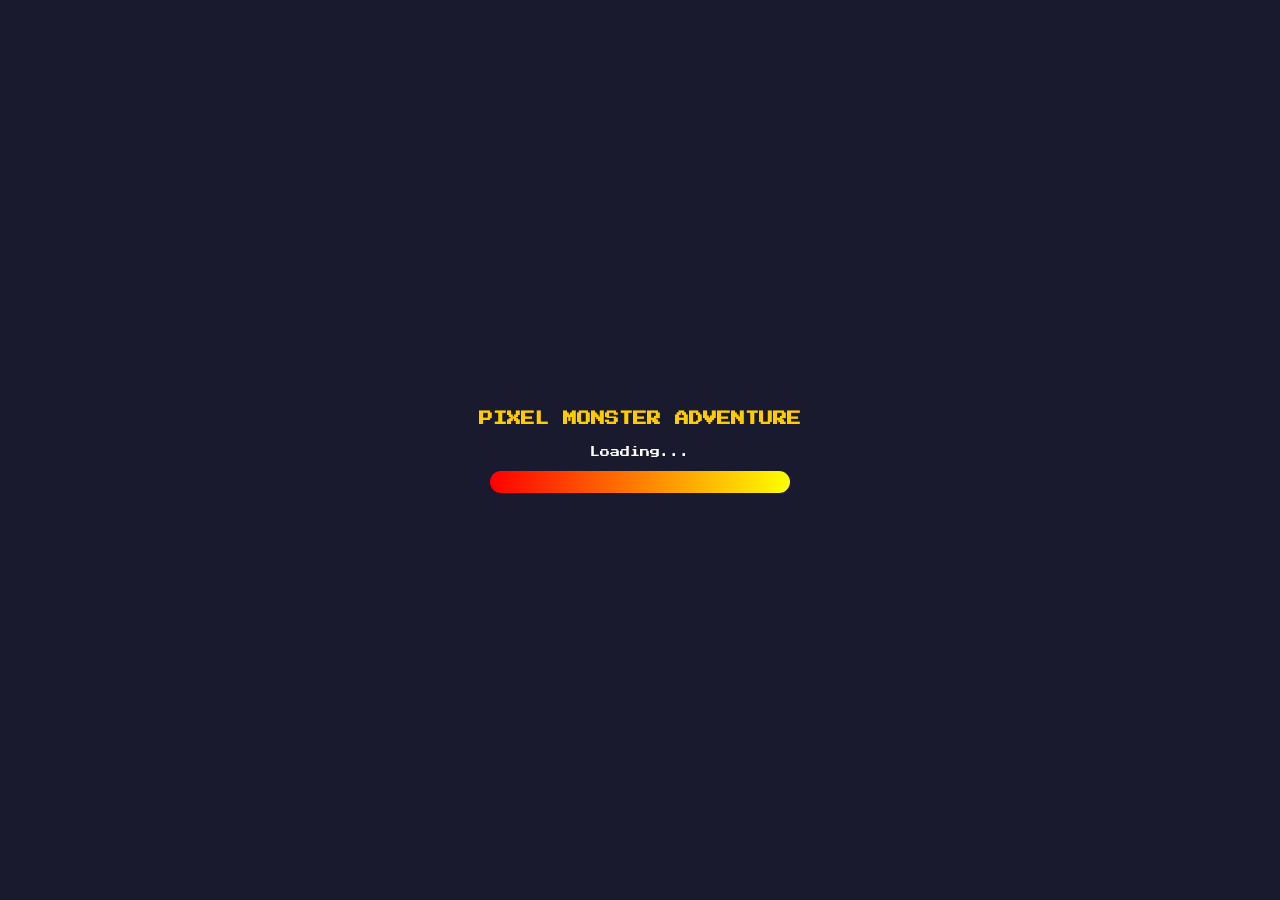
<file: index.html>
<!DOCTYPE html>
<html lang="nl">
<head>
    <meta charset="UTF-8">
    <meta name="viewport" content="width=device-width, initial-scale=1.0, maximum-scale=1.0, user-scalable=no, viewport-fit=cover">
    <meta name="theme-color" content="#1a1a2e">
    <meta name="mobile-web-app-capable" content="yes">
    <meta name="apple-mobile-web-app-capable" content="yes">
    <meta name="apple-mobile-web-app-status-bar-style" content="black-translucent">
    <title>Pixel Monster Adventure</title>
    <link rel="preconnect" href="https://fonts.googleapis.com">
    <link rel="preconnect" href="https://fonts.gstatic.com" crossorigin>
    <link rel="stylesheet" href="https://fonts.googleapis.com/css2?family=Press+Start+2P&display=swap">
    <link rel="stylesheet" href="css/style.css">
    <script src="vendor/phaser.min.js"></script>
</head>
<body>
    <div id="game-container"></div>
    <div id="ui-overlay">
        <div id="minimap-container">
            <canvas id="minimap" width="150" height="150"></canvas>
        </div>
        <div id="player-stats">
            <span id="player-zone">Grassland</span>
            <span id="world-sky" class="muted">☀️ 10:16</span>
            <span class="coins">💰 <span class="coin-count">0</span></span>
        </div>

        <div id="touch-controls" class="hidden">
            <div id="dpad">
                <button class="dpad-btn dpad-up" data-direction="up" aria-label="Up">▲</button>
                <button class="dpad-btn dpad-left" data-direction="left" aria-label="Left">◀</button>
                <button class="dpad-btn dpad-right" data-direction="right" aria-label="Right">▶</button>
                <button class="dpad-btn dpad-down" data-direction="down" aria-label="Down">▼</button>
            </div>
            <div class="action-stack">
                <button id="interact-btn" class="action-btn primary-action" data-action="interact" aria-label="Talk">A</button>
                <button id="menu-btn" class="action-btn" data-action="menu" aria-label="Menu">MENU</button>
            </div>
        </div>

        <div id="battle-ui" class="hidden">
            <div class="battle-panel">
                <div class="combatants">
                    <div class="combatant">
                        <div class="monster-meta">
                            <span id="enemy-name">Wild Monster</span>
                            <span id="enemy-types" class="type-chips"></span>
                            <span id="enemy-status" class="status-chip hidden"></span>
                            <span id="enemy-level" class="muted">Lv.5</span>
                        </div>
                        <div class="health-bar"><div class="health-fill" id="enemy-health"></div></div>
                    </div>
                    <div class="combatant mine">
                        <div class="monster-meta">
                            <span id="player-monster-name">Monster</span>
                            <span id="player-types" class="type-chips"></span>
                            <span id="player-status" class="status-chip hidden"></span>
                            <span id="player-monster-level" class="muted">Lv.5</span>
                        </div>
                        <div class="health-bar"><div class="health-fill" id="player-health"></div></div>
                        <div class="exp-row">
                            <span class="exp-label muted">EXP</span>
                            <div class="exp-bar"><div class="exp-fill" id="player-exp"></div></div>
                            <span class="hp-readout muted" id="player-hp">0/0</span>
                        </div>
                    </div>
                </div>

                <div class="momentum-row">
                    <span class="momentum-label muted">MOMENTUM</span>
                    <div class="momentum-bar"><div class="momentum-fill" id="momentum-fill"></div></div>
                    <button id="burst-btn" class="burst-btn" disabled>BURST</button>
                </div>

                <div id="battle-log" class="battle-log"></div>

                <div id="battle-main" class="battle-actions">
                    <button id="fight-btn" class="battle-btn primary">Fight</button>
                    <button id="bag-btn" class="battle-btn">Bag</button>
                    <button id="team-btn" class="battle-btn">Team</button>
                    <button id="catch-btn" class="battle-btn">Throw Ball</button>
                    <button id="run-btn" class="battle-btn wide">Run</button>
                </div>

                <div id="battle-moves" class="battle-subpanel hidden">
                    <div id="move-buttons" class="move-grid"></div>
                    <button id="moves-back-btn" class="battle-btn wide">Back</button>
                </div>

                <div id="battle-items" class="battle-subpanel hidden">
                    <h3>Bag</h3>
                    <div id="battle-item-list" class="scroll-list"></div>
                    <button id="items-back-btn" class="battle-btn wide">Back</button>
                </div>

                <div id="battle-team" class="battle-subpanel hidden">
                    <h3>Switch monster</h3>
                    <div id="battle-team-list" class="scroll-list"></div>
                    <button id="team-back-btn" class="battle-btn wide">Back</button>
                </div>

                <div id="battle-result" class="battle-subpanel result-panel hidden">
                    <h3 id="result-title">Victory!</h3>
                    <div id="result-lines" class="result-lines"></div>
                    <button id="result-continue-btn" class="battle-btn primary wide">Continue</button>
                </div>
            </div>
        </div>

        <div id="menu-ui" class="hidden">
            <div class="menu-panel">
                <div class="panel-head">
                    <h2>Menu</h2>
                    <span class="coins">💰 <span class="coin-count">0</span></span>
                </div>
                <div class="menu-section">
                    <h3>Team <span class="muted section-hint">- the ★ leads the next battle</span></h3>
                    <div id="monster-list" class="monster-list"></div>
                </div>
                <div class="menu-section">
                    <h3>Bag</h3>
                    <div id="item-list" class="scroll-list"></div>
                </div>
                <div class="panel-actions">
                    <button id="dex-btn" class="battle-btn">Monsterdex</button>
                    <button id="ranch-btn" class="battle-btn">Ranch</button>
                    <button id="mute-btn" class="battle-btn" aria-label="Sound">🔊</button>
                    <button id="close-menu-btn" class="battle-btn primary">Close</button>
                </div>
            </div>
        </div>

        <div id="shop-ui" class="hidden">
            <div class="menu-panel">
                <div class="panel-head">
                    <h2>Shop</h2>
                    <span class="coins">💰 <span class="coin-count">0</span></span>
                </div>
                <div id="shop-list" class="scroll-list tall"></div>
                <div class="panel-actions">
                    <button id="close-shop-btn" class="battle-btn primary">Leave</button>
                </div>
            </div>
        </div>

        <div id="ranch-ui" class="hidden">
            <div class="menu-panel">
                <div class="panel-head">
                    <h2>Ranch</h2>
                    <span class="muted" id="ranch-count">0 / 0</span>
                </div>
                <p id="ranch-hint" class="mentor-hint"></p>
                <div class="menu-section">
                    <h3>Your team</h3>
                    <div id="ranch-team-list" class="monster-list"></div>
                </div>
                <div class="menu-section">
                    <h3>At the ranch</h3>
                    <div id="ranch-list" class="monster-list tall"></div>
                </div>
                <div class="panel-actions">
                    <button id="close-ranch-btn" class="battle-btn primary">Close</button>
                </div>
            </div>
        </div>

        <div id="dex-ui" class="hidden">
            <div class="menu-panel">
                <div class="panel-head">
                    <h2>Monsterdex</h2>
                    <span class="muted" id="dex-progress">0 / 0</span>
                </div>
                <div id="dex-list" class="monster-list tall"></div>
                <div class="panel-actions">
                    <button id="close-dex-btn" class="battle-btn primary">Close</button>
                </div>
            </div>
        </div>

        <div id="mentor-ui" class="hidden">
            <div class="menu-panel">
                <div class="panel-head">
                    <h2>Willow Rest</h2>
                    <span class="coins">💰 <span class="coin-count">0</span></span>
                </div>
                <p id="mentor-hint" class="mentor-hint"></p>
                <div id="mentor-list" class="monster-list tall"></div>
                <div id="mentor-summary" class="mentor-summary hidden"></div>
                <div class="panel-actions">
                    <button id="mentor-go-btn" class="battle-btn primary" disabled>Begin</button>
                    <button id="mentor-back-btn" class="battle-btn">Back</button>
                    <button id="close-mentor-btn" class="battle-btn">Leave</button>
                </div>
            </div>
        </div>

        <div id="dialogue-ui" class="hidden">
            <div class="dialogue-box">
                <span id="dialogue-speaker" class="hidden"></span>
                <p id="dialogue-text"></p>
                <div id="dialogue-choices" class="dialogue-choices hidden">
                    <button id="dialogue-yes" class="battle-btn primary"></button>
                    <button id="dialogue-no" class="battle-btn"></button>
                </div>
                <span id="dialogue-hint" class="dialogue-hint">tap to continue</span>
            </div>
        </div>

        <div id="encounter-notification" class="hidden">
            <span>Wild Monster appeared!</span>
        </div>
    </div>
    <script src="js/utils/MathUtils.js"></script>
    <script src="js/utils/Rng.js"></script>
    <script src="js/config.js"></script>
    <script src="js/data/Types.js"></script>
    <script src="js/data/Moves.js"></script>
    <script src="js/data/Species.js"></script>
    <script src="js/data/Maps.js"></script>
    <script src="js/data/Mentoring.js"></script>
    <script src="js/systems/WorldClock.js"></script>
    <script src="js/systems/Weather.js"></script>
    <script src="js/systems/RouteEvents.js"></script>
    <script src="js/systems/AudioManager.js"></script>
    <script src="js/utils/SpriteFactory.js"></script>
    <script src="js/world/WorldMap.js"></script>
    <script src="js/world/TileTextures.js"></script>
    <script src="js/world/SkyOverlay.js"></script>
    <script src="js/entities/Monster.js"></script>
    <script src="js/entities/Player.js"></script>
    <script src="js/systems/BattleSystem.js"></script>
    <script src="js/systems/EncounterSystem.js"></script>
    <script src="js/systems/Inventory.js"></script>
    <script src="js/ui/Minimap.js"></script>
    <script src="js/ui/TouchControls.js"></script>
    <script src="js/ui/UIManager.js"></script>
    <script src="js/scenes/BootScene.js"></script>
    <script src="js/scenes/WorldScene.js"></script>
    <script src="js/scenes/BattleScene.js"></script>
    <script src="js/main.js"></script>
</body>
</html>
</file>
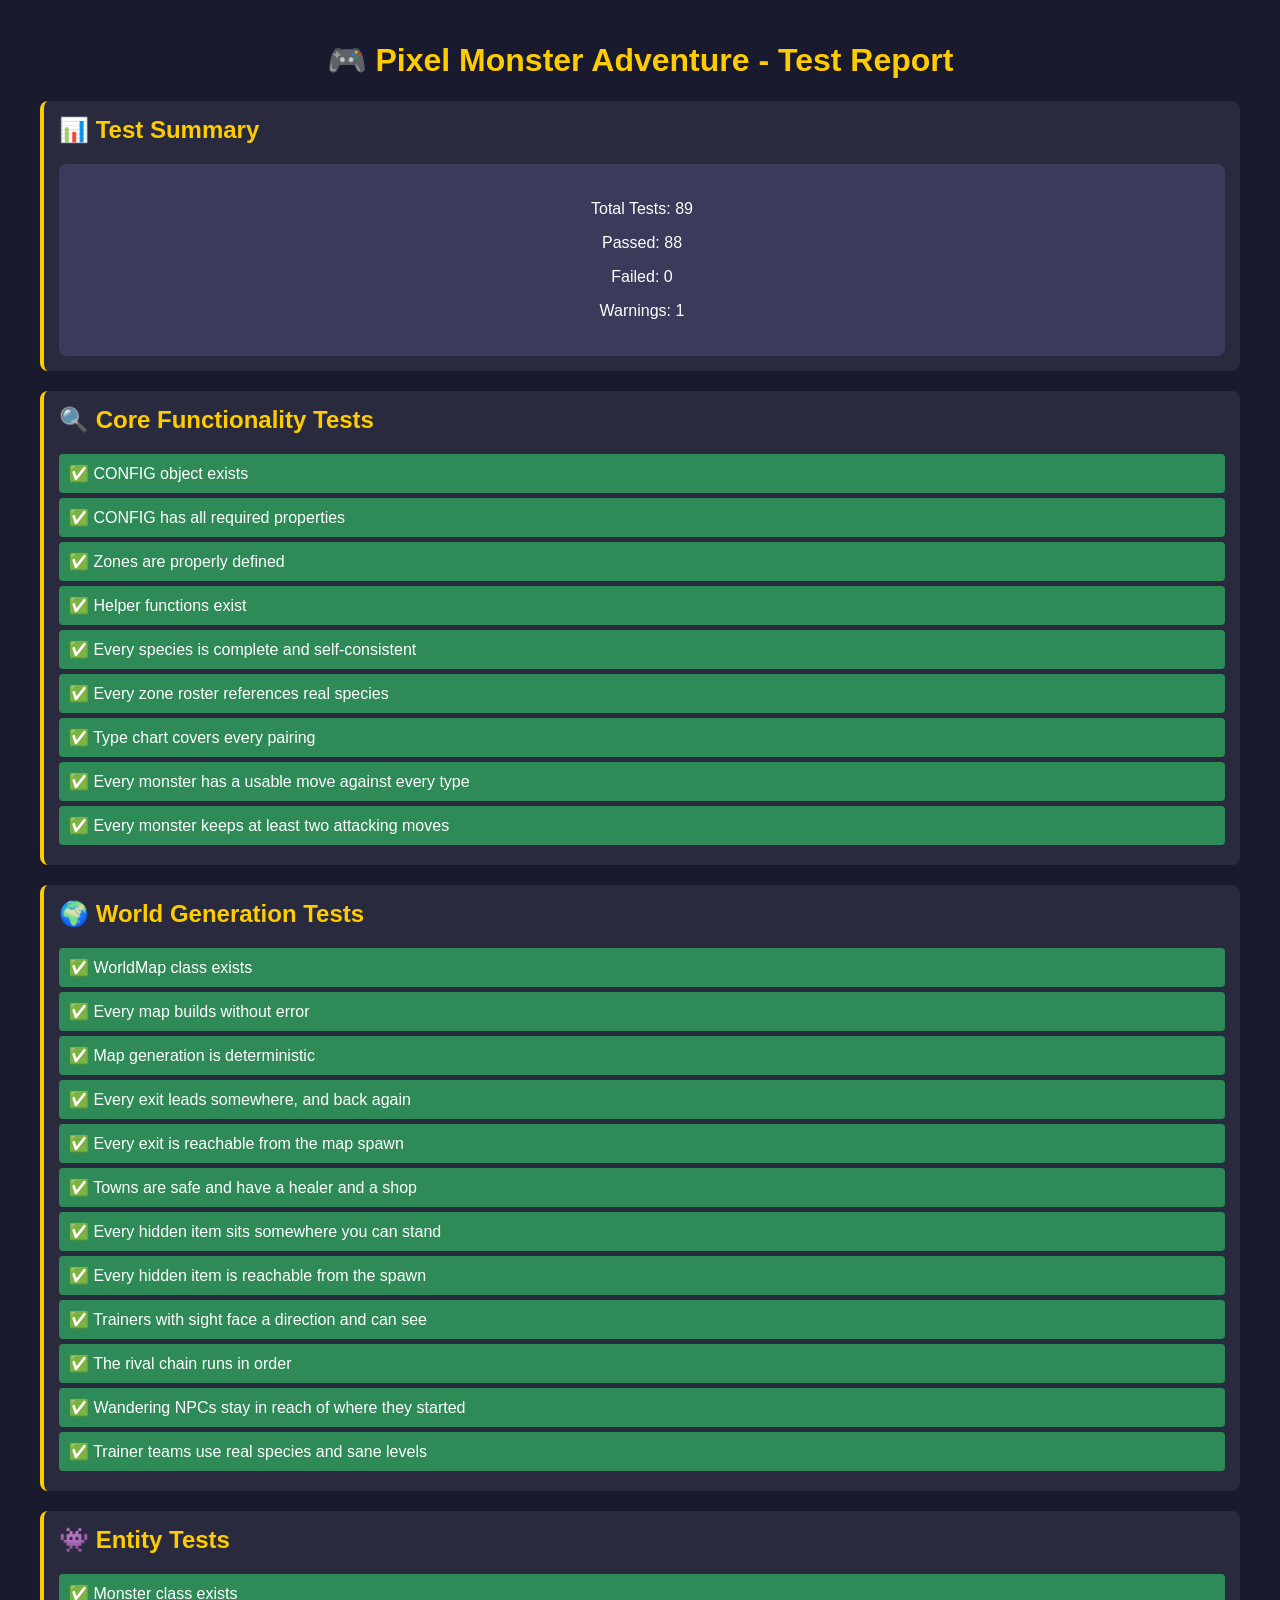
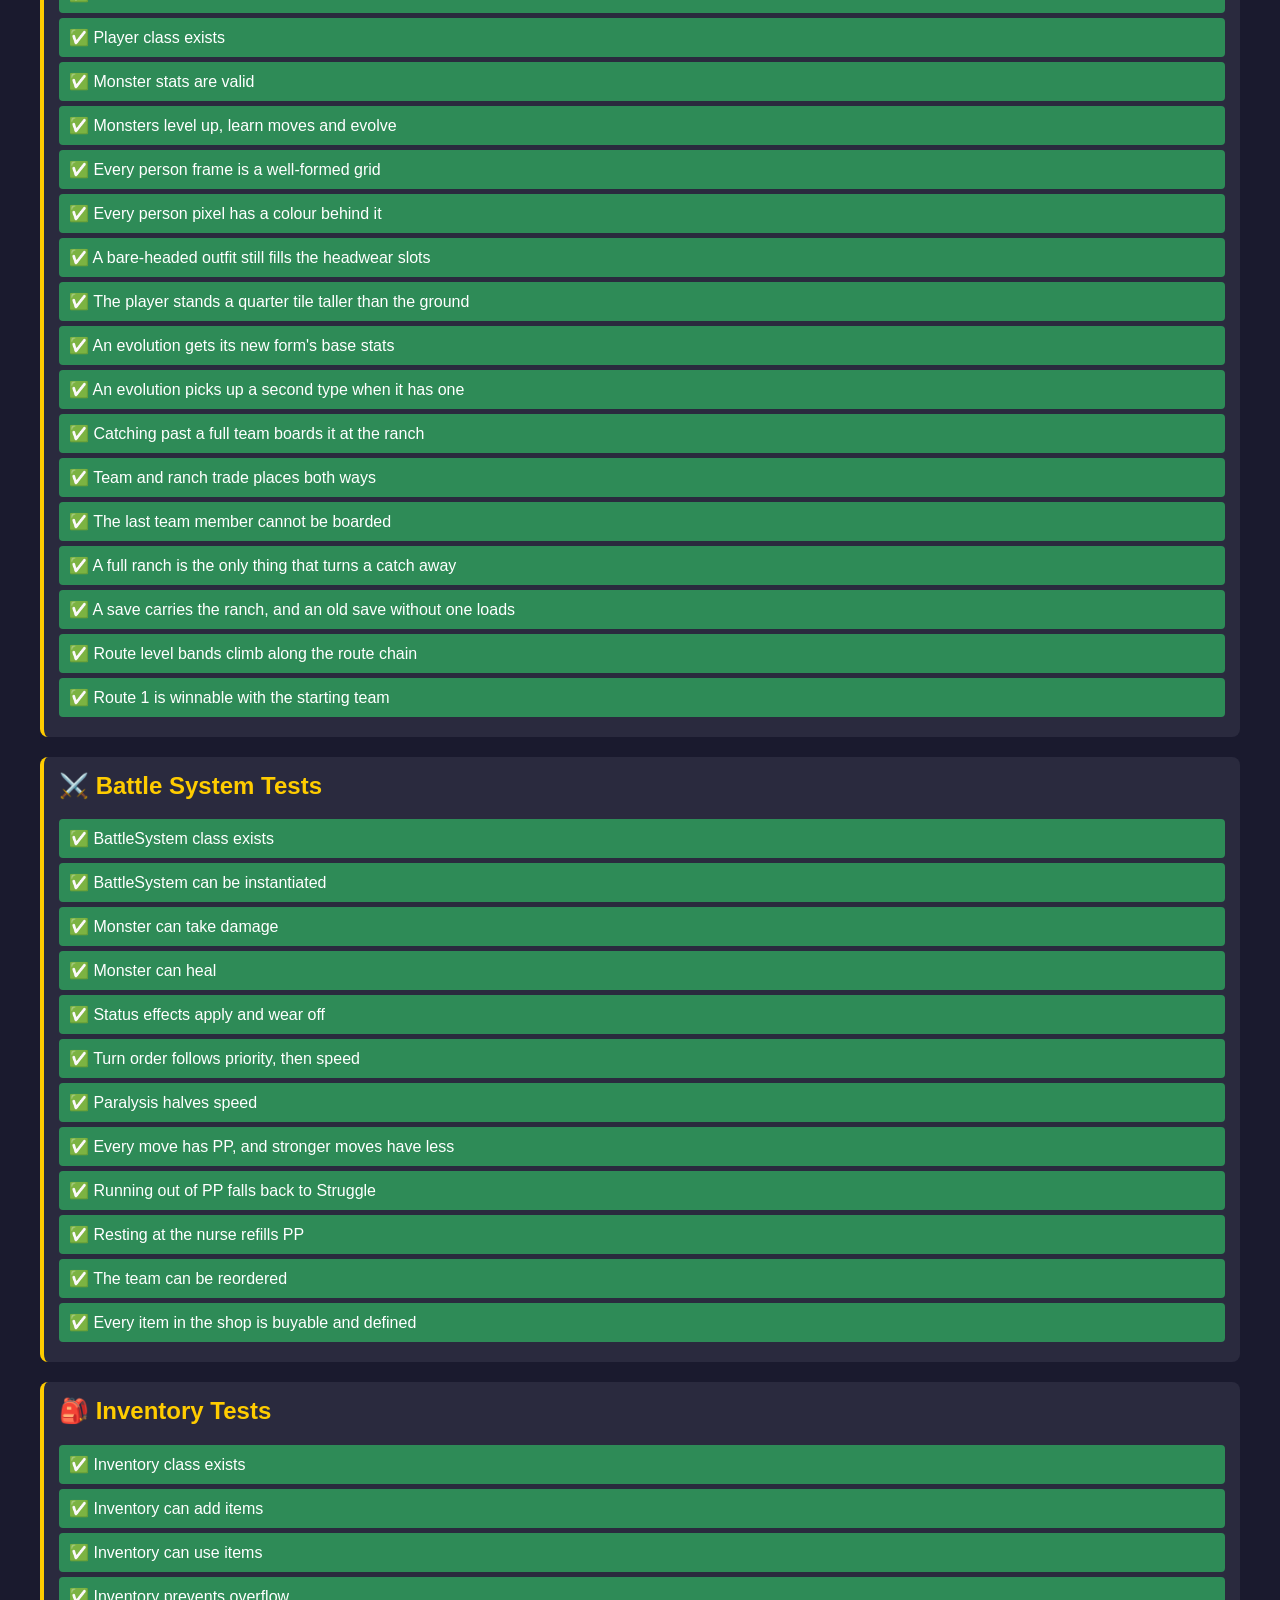
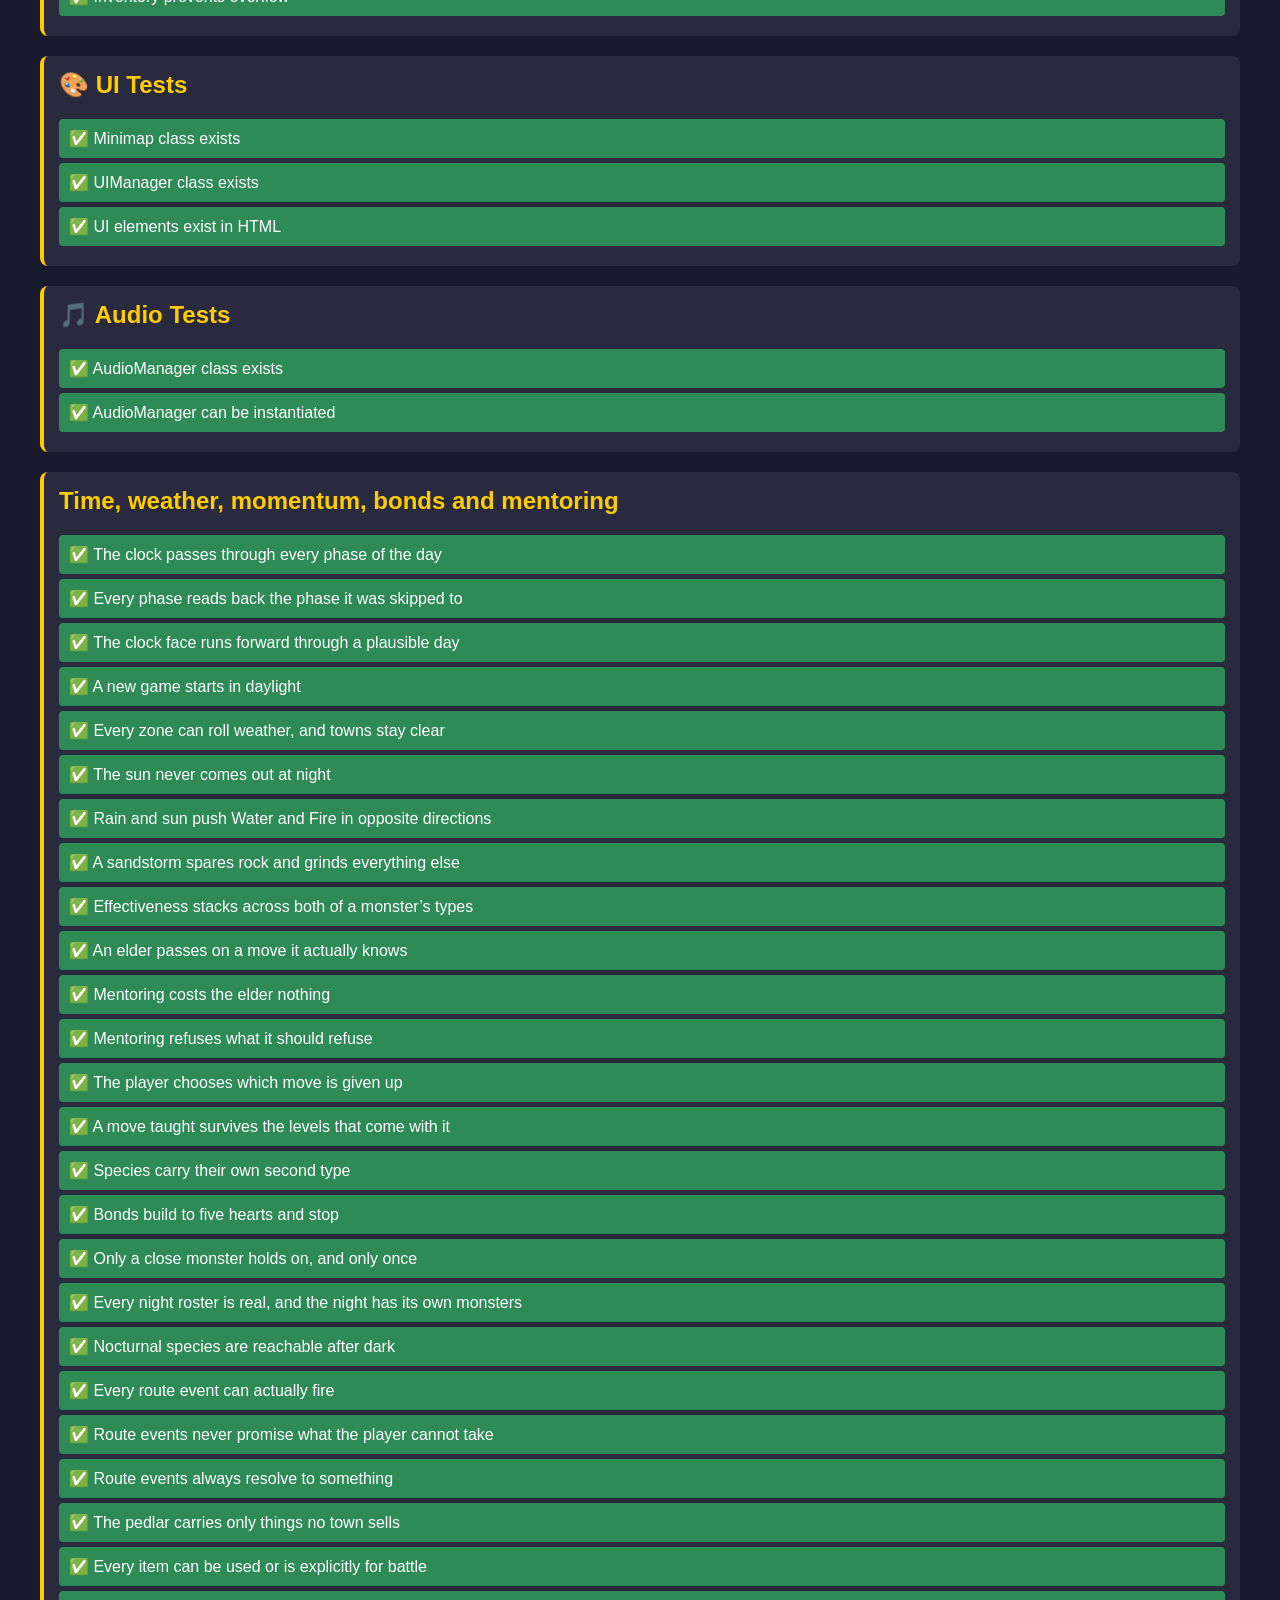
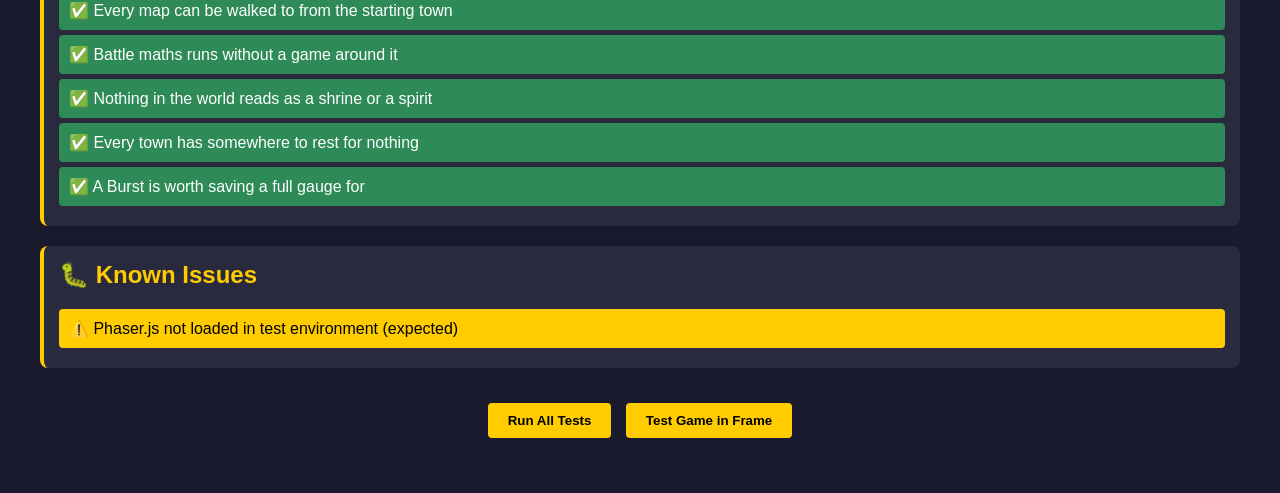
<file: test/index.html>
<!DOCTYPE html>
<html>
<head>
    <title>Pixel Monster Adventure - Test Runner</title>
    <style>
        body {
            font-family: Arial, sans-serif;
            background: #1a1a2e;
            color: #fff;
            margin: 0;
            padding: 20px;
        }
        .container {
            max-width: 1200px;
            margin: 0 auto;
        }
        h1 {
            color: #ffcc00;
            text-align: center;
        }
        .test-section {
            background: #2a2a3e;
            border-radius: 8px;
            padding: 15px;
            margin-bottom: 20px;
            border-left: 4px solid #ffcc00;
        }
        .test-section h2 {
            margin-top: 0;
            color: #ffcc00;
        }
        .test-result {
            padding: 10px;
            margin: 5px 0;
            border-radius: 4px;
        }
        .pass {
            background: #2e8b57;
            color: #fff;
        }
        .fail {
            background: #ff4444;
            color: #fff;
        }
        .warn {
            background: #ffcc00;
            color: #000;
        }
        .info {
            background: #4a4a6a;
            color: #fff;
        }
        button {
            background: #ffcc00;
            color: #000;
            border: none;
            padding: 10px 20px;
            border-radius: 4px;
            cursor: pointer;
            font-weight: bold;
            margin: 5px;
        }
        button:hover {
            background: #ffdd44;
        }
        #game-frame {
            width: 100%;
            height: 500px;
            border: 2px solid #ffcc00;
            border-radius: 8px;
            margin: 20px 0;
        }
        .summary {
            background: #3a3a5a;
            padding: 20px;
            border-radius: 8px;
            text-align: center;
        }
    </style>
</head>
<body>
    <div class="container">
        <h1>🎮 Pixel Monster Adventure - Test Report</h1>
        
        <div class="test-section">
            <h2>📊 Test Summary</h2>
            <div id="summary" class="summary">
                <p>Total Tests: <span id="total-tests">0</span></p>
                <p>Passed: <span id="passed-tests">0</span></p>
                <p>Failed: <span id="failed-tests">0</span></p>
                <p>Warnings: <span id="warning-tests">0</span></p>
            </div>
        </div>

        <div class="test-section">
            <h2>🔍 Core Functionality Tests</h2>
            <div id="core-tests"></div>
        </div>

        <div class="test-section">
            <h2>🌍 World Generation Tests</h2>
            <div id="world-tests"></div>
        </div>

        <div class="test-section">
            <h2>👾 Entity Tests</h2>
            <div id="entity-tests"></div>
        </div>

        <div class="test-section">
            <h2>⚔️ Battle System Tests</h2>
            <div id="battle-tests"></div>
        </div>

        <div class="test-section">
            <h2>🎒 Inventory Tests</h2>
            <div id="inventory-tests"></div>
        </div>

        <div class="test-section">
            <h2>🎨 UI Tests</h2>
            <div id="ui-tests"></div>
        </div>

        <div class="test-section">
            <h2>🎵 Audio Tests</h2>
            <div id="audio-tests"></div>
        </div>

        <div class="test-section">
            <h2>Time, weather, momentum, bonds and mentoring</h2>
            <div id="systems-tests"></div>
        </div>

        <div class="test-section">
            <h2>🐛 Known Issues</h2>
            <div id="known-issues"></div>
        </div>

        <div style="text-align: center; margin: 30px 0;">
            <button onclick="runAllTests()">Run All Tests</button>
            <button onclick="runGameTest()">Test Game in Frame</button>
        </div>

        <div style="display: none;">
            <iframe id="game-frame" src="../index.html"></iframe>
        </div>
    </div>

    <script>
        // Test results
        let testResults = {
            total: 0,
            passed: 0,
            failed: 0,
            warnings: 0,
            issues: []
        };

        // DOM elements
        const totalTestsEl = document.getElementById('total-tests');
        const passedTestsEl = document.getElementById('passed-tests');
        const failedTestsEl = document.getElementById('failed-tests');
        const warningTestsEl = document.getElementById('warning-tests');

        // Section the next results are appended to
        let currentSection = null;

        function addResult(message, type = 'info') {
            testResults.total++;

            const div = document.createElement('div');
            div.className = `test-result ${type}`;
            div.textContent = message;

            if (currentSection) {
                currentSection.appendChild(div);
            }
            
            switch(type) {
                case 'pass':
                    testResults.passed++;
                    break;
                case 'fail':
                    testResults.failed++;
                    testResults.issues.push(message);
                    break;
                case 'warn':
                    testResults.warnings++;
                    testResults.issues.push(message);
                    break;
            }
            
            updateSummary();
            return div;
        }

        function updateSummary() {
            totalTestsEl.textContent = testResults.total;
            passedTestsEl.textContent = testResults.passed;
            failedTestsEl.textContent = testResults.failed;
            warningTestsEl.textContent = testResults.warnings;
        }

        function runTest(name, testFn) {
            try {
                const result = testFn();
                if (result === true) {
                    return addResult(`✅ ${name}`, 'pass');
                } else if (typeof result === 'string') {
                    return addResult(`⚠️ ${name}: ${result}`, 'warn');
                } else {
                    return addResult(`✅ ${name}`, 'pass');
                }
            } catch (e) {
                return addResult(`❌ ${name}: ${e.message}`, 'fail');
            }
        }

        // Core Tests
        function testCore() {
            currentSection = document.getElementById('core-tests');
            
            runTest('CONFIG object exists', () => {
                if (typeof CONFIG === 'undefined') throw new Error('CONFIG not loaded');
                return true;
            });
            
            runTest('CONFIG has all required properties', () => {
                const required = ['GAME_WIDTH', 'GAME_HEIGHT', 'TILE_SIZE', 'WORLD_WIDTH', 'WORLD_HEIGHT', 'ZONES'];
                for (const prop of required) {
                    if (!(prop in CONFIG)) return `Missing property: ${prop}`;
                }
                return true;
            });
            
            runTest('Zones are properly defined', () => {
                const zones = CONFIG.ZONES;
                const requiredZones = ['GRASS', 'FOREST', 'WATER', 'CAVE', 'SAND'];
                for (const zone of requiredZones) {
                    if (!(zone in zones)) return `Missing zone: ${zone}`;
                }
                return true;
            });
            
            runTest('Helper functions exist', () => {
                ['getRandomMonsterForZone', 'getSpecies', 'getMove', 'getMovesForLevel',
                 'getTypeMultiplier', 'getMapDef'].forEach(name => {
                    if (typeof window[name] !== 'function') throw new Error(`${name} missing`);
                });
                return true;
            });

            runTest('Every species is complete and self-consistent', () => {
                DEX_ORDER.forEach(name => {
                    const species = getSpecies(name);
                    if (!TYPES.includes(species.type)) return `${name} has an unknown type`;
                    if (!species.moves.length) return `${name} has no moves`;
                    species.moves.forEach(([, move]) => {
                        if (!MOVES[move]) throw new Error(`${name} learns unknown move ${move}`);
                    });
                    if (species.evolvesTo && !SPECIES[species.evolvesTo]) {
                        throw new Error(`${name} evolves into unknown ${species.evolvesTo}`);
                    }
                });
                return true;
            });

            runTest('Every zone roster references real species', () => {
                Object.entries(CONFIG.ZONES).forEach(([zone, data]) => {
                    (data.monsters || []).forEach(name => {
                        if (!SPECIES[name]) throw new Error(`${zone} lists unknown ${name}`);
                    });
                });
                return true;
            });

            runTest('Type chart covers every pairing', () => {
                TYPES.forEach(a => TYPES.forEach(b => {
                    const value = TYPE_CHART[a]?.[b];
                    if (typeof value !== 'number') throw new Error(`${a} vs ${b} is missing`);
                }));
                return true;
            });

            runTest('Every monster has a usable move against every type', () => {
                // Guards against the dead matchups an all-resisted moveset creates
                const dead = [];
                DEX_ORDER.forEach(name => {
                    const species = getSpecies(name);
                    // An evolving species never exists past its evolution level
                    const cap = species.evolvesTo ? species.evolvesAt - 1 : CONFIG.MAX_LEVEL;
                    const moves = getMovesForLevel(name, cap).map(getMove);
                    TYPES.forEach(defenderType => {
                        const best = Math.max(...moves
                            .filter(m => m.power > 0)
                            .map(m => getTypeMultiplier(m.type, defenderType)));
                        if (best < 1) dead.push(`${name} vs ${defenderType}`);
                    });
                });
                if (dead.length) return `No neutral option: ${dead.slice(0, 3).join(', ')}`;
                return true;
            });

            runTest('Every monster keeps at least two attacking moves', () => {
                const thin = [];
                DEX_ORDER.forEach(name => {
                    const species = getSpecies(name);
                    const cap = species.evolvesTo ? species.evolvesAt - 1 : CONFIG.MAX_LEVEL;
                    const attacks = getMovesForLevel(name, cap).map(getMove).filter(m => m.power > 0);
                    if (attacks.length < 2) thin.push(`${name} (${attacks.length})`);
                });
                if (thin.length) return `Too few attacks: ${thin.join(', ')}`;
                return true;
            });
        }

        // World Tests
        function testWorld() {
            currentSection = document.getElementById('world-tests');
            
            runTest('WorldMap class exists', () => {
                if (typeof WorldMap === 'undefined') throw new Error('WorldMap not defined');
                return true;
            });

            runTest('Every map builds without error', () => {
                Object.keys(MAPS).forEach(id => {
                    const map = new WorldMap(id);
                    if (map.tiles.length !== map.worldHeight) {
                        throw new Error(`${id} height mismatch`);
                    }
                });
                return true;
            });

            runTest('Map generation is deterministic', () => {
                const a = new WorldMap('route_1');
                const b = new WorldMap('route_1');

                for (let y = 0; y < a.worldHeight; y++) {
                    for (let x = 0; x < a.worldWidth; x++) {
                        if (a.tiles[y][x].type !== b.tiles[y][x].type) {
                            return `Route 1 differs at ${x},${y} between visits`;
                        }
                    }
                }
                return true;
            });

            runTest('Every exit leads somewhere, and back again', () => {
                Object.entries(MAPS).forEach(([id, def]) => {
                    def.exits.forEach(exit => {
                        const target = MAPS[exit.to];
                        if (!target) throw new Error(`${id} exits to unknown ${exit.to}`);

                        const back = target.exits.find(e => e.to === id);
                        if (!back) throw new Error(`${exit.to} has no way back to ${id}`);
                        if (back.side !== OPPOSITE_SIDE[exit.side]) {
                            throw new Error(`${id}/${exit.to} exits do not face each other`);
                        }
                    });
                });
                return true;
            });

            runTest('Every exit is reachable from the map spawn', () => {
                // Flood fill from the spawn; a route whose exit is walled off
                // would strand the player.
                const blocked = [];

                Object.keys(MAPS).forEach(id => {
                    const map = new WorldMap(id);
                    const spawn = map.getDefaultSpawn();
                    const start = {
                        x: Math.floor(spawn.x / CONFIG.TILE_SIZE),
                        y: Math.floor(spawn.y / CONFIG.TILE_SIZE)
                    };

                    const seen = new Set([`${start.x},${start.y}`]);
                    const queue = [start];

                    while (queue.length) {
                        const { x, y } = queue.shift();
                        [[0,1],[0,-1],[1,0],[-1,0]].forEach(([dx, dy]) => {
                            const nx = x + dx;
                            const ny = y + dy;
                            const key = `${nx},${ny}`;
                            if (seen.has(key) || !map.inBounds(nx, ny)) return;
                            if (WorldMap.SOLID_TILES.has(map.tiles[ny][nx].type)) return;
                            seen.add(key);
                            queue.push({ x: nx, y: ny });
                        });
                    }

                    map.exits.forEach(exit => {
                        if (!seen.has(`${exit.x},${exit.y}`)) {
                            blocked.push(`${id} -> ${exit.to}`);
                        }
                    });
                });

                if (blocked.length) return `Unreachable exits: ${[...new Set(blocked)].join(', ')}`;
                return true;
            });

            runTest('Towns are safe and have a healer and a shop', () => {
                Object.entries(MAPS).filter(([, def]) => def.kind === 'town').forEach(([id, def]) => {
                    const roles = (def.npcs || []).map(n => n.role);

                    // A `plain` town is a destination rather than a rest stop -
                    // Willow Rest deliberately has no shop counter.
                    if (!def.plain) {
                        if (!roles.includes('heal')) throw new Error(`${id} has no healer`);
                        if (!roles.includes('shop')) throw new Error(`${id} has no shop`);
                    }

                    const map = new WorldMap(id);
                    const encounterTiles = map.tiles.flat().filter(t => t.encounter);
                    if (encounterTiles.length) throw new Error(`${id} has wild encounters`);

                    // ...and if it says it is plain, the pads must really be gone
                    if (def.plain) {
                        const pads = map.tiles.flat()
                            .filter(t => t.type === 'heal_pad' || t.type === 'shop_pad');
                        if (pads.length) throw new Error(`${id} is plain but still has a counter`);
                    }
                });
                return true;
            });

            runTest('Every hidden item sits somewhere you can stand', () => {
                const stuck = [];
                Object.keys(MAPS).forEach(id => {
                    const map = new WorldMap(id);
                    map.items.forEach(item => {
                        if (map.isCollidable(item.x, item.y)) stuck.push(`${id} ${item.item}`);
                        if (!CONFIG.ITEMS[item.item]) throw new Error(`${id}: unknown item ${item.item}`);
                    });
                });
                if (stuck.length) return `Unreachable pickups: ${stuck.join(', ')}`;
                return true;
            });

            runTest('Every hidden item is reachable from the spawn', () => {
                const stranded = [];
                Object.keys(MAPS).forEach(id => {
                    const map = new WorldMap(id);
                    if (!map.items.length) return;

                    const spawn = map.getDefaultSpawn();
                    const start = {
                        x: Math.floor(spawn.x / CONFIG.TILE_SIZE),
                        y: Math.floor(spawn.y / CONFIG.TILE_SIZE)
                    };
                    const seen = new Set([`${start.x},${start.y}`]);
                    const queue = [start];

                    while (queue.length) {
                        const { x, y } = queue.shift();
                        [[0,1],[0,-1],[1,0],[-1,0]].forEach(([dx, dy]) => {
                            const nx = x + dx, ny = y + dy, key = `${nx},${ny}`;
                            if (seen.has(key) || !map.inBounds(nx, ny)) return;
                            if (WorldMap.SOLID_TILES.has(map.tiles[ny][nx].type)) return;
                            seen.add(key);
                            queue.push({ x: nx, y: ny });
                        });
                    }

                    map.items.forEach(item => {
                        if (!seen.has(`${item.x},${item.y}`)) stranded.push(`${id} ${item.item}`);
                    });
                });
                if (stranded.length) return `Walled-off pickups: ${stranded.join(', ')}`;
                return true;
            });

            runTest('Trainers with sight face a direction and can see', () => {
                Object.keys(MAPS).forEach(id => {
                    const map = new WorldMap(id);
                    map.npcs.filter(n => n.sight > 0).forEach(npc => {
                        if (!npc.facing) throw new Error(`${id}: ${npc.id} has sight but no facing`);
                        if (!npc.trainer) throw new Error(`${id}: ${npc.id} has sight but is not a trainer`);
                        if (map.tilesInFront(npc).length === 0) {
                            throw new Error(`${id}: ${npc.id} is staring straight into a wall`);
                        }
                    });
                });
                return true;
            });

            runTest('The rival chain runs in order', () => {
                const rivals = Object.entries(MAPS)
                    .flatMap(([id, def]) => (def.npcs || [])
                        .filter(n => n.rivalStage)
                        .map(n => ({ map: id, ...n })))
                    .sort((a, b) => a.rivalStage - b.rivalStage);

                if (rivals.length < 2) return 'Fewer than two rival meetings';
                if (rivals[0].requires) return 'The first meeting should not be gated';

                for (let i = 1; i < rivals.length; i++) {
                    const expected = `${rivals[i - 1].map}:${rivals[i - 1].id}`;
                    if (rivals[i].requires !== expected) {
                        return `Stage ${rivals[i].rivalStage} requires ${rivals[i].requires}, expected ${expected}`;
                    }
                    const prevTop = Math.max(...rivals[i - 1].trainer.team.map(t => t[1]));
                    const thisTop = Math.max(...rivals[i].trainer.team.map(t => t[1]));
                    if (thisTop <= prevTop) return `Stage ${rivals[i].rivalStage} is not stronger than the last`;
                }
                return true;
            });

            runTest('Wandering NPCs stay in reach of where they started', () => {
                Object.keys(MAPS).forEach(id => {
                    const map = new WorldMap(id);
                    map.npcs.filter(n => n.wander).forEach(npc => {
                        if (npc.homeX === undefined || npc.homeY === undefined) {
                            throw new Error(`${id}: ${npc.id} has no home tile`);
                        }
                        if (npc.wander < 1 || npc.wander > 4) {
                            throw new Error(`${id}: ${npc.id} wanders too far (${npc.wander})`);
                        }
                    });
                });
                return true;
            });

            runTest('Trainer teams use real species and sane levels', () => {
                Object.entries(MAPS).forEach(([id, def]) => {
                    (def.npcs || []).filter(n => n.trainer).forEach(npc => {
                        const band = def.levels || [1, 50];
                        // The rival is deliberately ahead of the local curve
                        const slack = npc.rivalStage ? 12 : 3;
                        npc.trainer.team.forEach(([name, level]) => {
                            if (!SPECIES[name]) throw new Error(`${id}: unknown ${name}`);
                            if (level < band[0] - 1 || level > band[1] + slack) {
                                throw new Error(`${id}: ${name} at ${level} is outside the route band ${band}`);
                            }
                        });
                    });
                });
                return true;
            });
        }

        // Entity Tests
        function testEntities() {
            currentSection = document.getElementById('entity-tests');
            
            runTest('Monster class exists', () => {
                if (typeof Monster === 'undefined') throw new Error('Monster class not defined');
                return true;
            });
            
            runTest('Player class exists', () => {
                if (typeof Player === 'undefined') throw new Error('Player class not defined');
                return true;
            });
            
            runTest('Monster stats are valid', () => {
                const monster = new Monster('Slime', 1, true);
                if (!monster.name || !monster.level || !monster.hp) throw new Error('Monster missing properties');
                if (monster.type !== getSpecies('Slime').type) return 'Type does not match the species';
                return true;
            });

            runTest('Monsters level up, learn moves and evolve', () => {
                const monster = new Monster('Slime', 15);
                let evolved = false;
                for (let i = 0; i < 30 && monster.level < 20; i++) {
                    monster.gainExp(monster.expToLevel).forEach(e => {
                        if (e.kind === 'evolved') evolved = true;
                    });
                }
                if (!evolved) return 'Slime never evolved by level 20';
                if (monster.name !== 'Oozer') return `Evolved into ${monster.name}`;
                if (monster.moves.length > 4) return 'Kept more than four moves';
                return true;
            });

            runTest('Every person frame is a well-formed grid', () => {
                const { down, up, left } = SpriteFactory.PERSON_FRAMES;
                const width = down[0][0].length;
                const height = down[0].length;

                Object.entries({ down, up, left }).forEach(([direction, frames]) => {
                    if (frames.length !== 3) throw new Error(`${direction} has ${frames.length} frames`);
                    frames.forEach((grid, index) => {
                        if (grid.length !== height) {
                            throw new Error(`${direction}[${index}] is ${grid.length} rows, not ${height}`);
                        }
                        grid.forEach((row, y) => {
                            if (row.length !== width) {
                                throw new Error(`${direction}[${index}] row ${y} is ${row.length} wide`);
                            }
                        });
                    });
                });
                return true;
            });

            runTest('Every person pixel has a colour behind it', () => {
                // A stray letter paints nothing and leaves a hole in the figure
                const palette = SpriteFactory.personPalette(SpriteFactory.PEOPLE.player);

                Object.entries(SpriteFactory.PERSON_FRAMES).forEach(([direction, frames]) => {
                    frames.forEach((grid, index) => {
                        [...new Set(grid.join(''))].forEach(letter => {
                            if (!(letter in palette)) {
                                throw new Error(`${direction}[${index}] uses '${letter}', which has no colour`);
                            }
                        });
                    });
                });
                return true;
            });

            runTest('A bare-headed outfit still fills the headwear slots', () => {
                // The same grids draw a cap and a head of hair; only the
                // palette differs, so the hatless ones must not come out blank
                const bare = SpriteFactory.personPalette(SpriteFactory.PEOPLE['npc-nurse']);
                const capped = SpriteFactory.personPalette(SpriteFactory.PEOPLE.player);

                ['p', 'P', 'Q', 'r', 'R'].forEach(slot => {
                    if (!bare[slot]) throw new Error(`A hatless outfit has no '${slot}'`);
                    if (!capped[slot]) throw new Error(`A capped outfit has no '${slot}'`);
                });

                if (bare.P !== SpriteFactory.PEOPLE['npc-nurse'].hair) {
                    return 'A hatless head is not drawn in its own hair colour';
                }
                if (capped.P !== SpriteFactory.PEOPLE.player.hat) {
                    return 'The cap is not drawn in the cap colour';
                }
                return true;
            });

            runTest('The player stands a quarter tile taller than the ground', () => {
                const { width, height } = SpriteFactory.personFrameSize();

                if (width !== CONFIG.TILE_SIZE) return `A person is ${width}px wide, not one tile`;
                if (height <= width) return 'The figure is no taller than a tile';

                // Origin keeps the feet where a tile-sized sprite's feet were
                const feetBelowCentre = height * (1 - SpriteFactory.PERSON_ORIGIN_Y);
                if (Math.abs(feetBelowCentre - CONFIG.TILE_SIZE / 2) > 1) {
                    return `Feet land ${feetBelowCentre}px below centre, not ${CONFIG.TILE_SIZE / 2}`;
                }
                return true;
            });

            runTest('An evolution gets its new form\'s base stats', () => {
                const grown = new Monster('Rat', 14);
                grown.gainExp(grown.expToLevel);

                if (grown.name !== 'Rattler') return `Rat did not evolve, it is a ${grown.name}`;

                // The whole point of evolving: it has to match one caught
                // at the same level, not stay on the old base line.
                const caught = new Monster('Rattler', grown.level);
                if (grown.maxHp !== caught.maxHp) {
                    return `Evolved HP ${grown.maxHp} against ${caught.maxHp} for a caught one`;
                }
                if (grown.attack !== caught.attack) {
                    return `Evolved attack ${grown.attack} against ${caught.attack}`;
                }
                return true;
            });

            runTest('An evolution picks up a second type when it has one', () => {
                // No species evolves into a dual type yet, so check the field
                // is refreshed rather than carried over from the old form
                const monster = new Monster('Crab', 5);
                if (monster.secondType !== 'Rock') return 'Crab is not Water/Rock to begin with';

                monster.evolveInto('Slime');
                if (monster.secondType !== null) return 'Kept Rock after becoming a Slime';
                return true;
            });

            runTest('Catching past a full team boards it at the ranch', () => {
                const player = Object.create(Player.prototype);
                player.monsters = Array.from({ length: CONFIG.MAX_MONSTERS_IN_TEAM },
                    () => new Monster('Slime', 5));
                player.ranch = [];
                player.currentMonsterIndex = 0;
                player.seen = new Set();
                player.caught = new Set();

                const result = player.catchMonster(new Monster('Crab', 4, true));

                if (!result.success) return `Catch was refused: ${result.reason}`;
                if (!result.stored) return 'A seventh monster went into the team';
                if (player.getRanch().length !== 1) return 'The ranch stayed empty';
                if (player.caught.has('Crab') === false) return 'The dex did not record it';
                return true;
            });

            runTest('Team and ranch trade places both ways', () => {
                const player = Object.create(Player.prototype);
                player.monsters = [new Monster('Slime', 5), new Monster('Rat', 5)];
                player.ranch = [new Monster('Fox', 5)];
                player.currentMonsterIndex = 0;

                if (!player.withdrawMonster(0)) return 'Could not take Fox out of the ranch';
                if (player.monsters.length !== 3 || player.ranch.length !== 0) {
                    return 'Withdraw left the two lists inconsistent';
                }

                if (!player.depositMonster(0)) return 'Could not board Slime';
                if (player.getRanch()[0].name !== 'Slime') return 'Slime is not at the ranch';

                if (!player.swapWithRanch(0, 0)) return 'Swap was refused';
                if (player.monsters[0].name !== 'Slime') return 'Slime did not come back';
                if (player.getRanch()[0].name !== 'Rat') return 'Rat did not take its place';
                return true;
            });

            runTest('The last team member cannot be boarded', () => {
                const player = Object.create(Player.prototype);
                player.monsters = [new Monster('Slime', 5)];
                player.ranch = [];
                player.currentMonsterIndex = 0;

                if (player.depositMonster(0)) return 'Boarding the only monster was allowed';
                return true;
            });

            runTest('A full ranch is the only thing that turns a catch away', () => {
                const player = Object.create(Player.prototype);
                player.monsters = Array.from({ length: CONFIG.MAX_MONSTERS_IN_TEAM },
                    () => new Monster('Slime', 5));
                player.ranch = Array.from({ length: CONFIG.MAX_MONSTERS_IN_RANCH },
                    () => new Monster('Rat', 5));
                player.currentMonsterIndex = 0;
                player.seen = new Set();
                player.caught = new Set();

                const result = player.catchMonster(new Monster('Crab', 4, true));
                if (result.success) return 'A catch got through a full team and a full ranch';
                return true;
            });

            runTest('A save carries the ranch, and an old save without one loads', () => {
                const scene = { add: { sprite: () => ({ setOrigin(){return this;}, setDepth(){return this;},
                    play(){return this;}, anims: {}, setPosition(){return this;} }) }, map: {} };

                const player = Object.create(Player.prototype);
                player.scene = scene;
                player.sprite = { x: 10, y: 20 };
                player.direction = 'down';
                player.coins = 5;
                player.monsters = [new Monster('Slime', 5)];
                player.ranch = [new Monster('Fox', 7)];
                player.currentMonsterIndex = 0;
                player.inventory = new Inventory();
                player.seen = new Set(['Slime']);
                player.caught = new Set(['Slime']);
                player.playAnimation = () => {};

                const saved = player.getSaveData();
                if (!saved.ranch || saved.ranch[0].name !== 'Fox') return 'The ranch was not saved';

                player.loadSaveData(saved);
                if (player.getRanch()[0].name !== 'Fox') return 'The ranch did not come back';

                // Saves written before the ranch existed have no such field
                delete saved.ranch;
                player.loadSaveData(saved);
                if (player.getRanch().length !== 0) return 'An old save produced a phantom ranch';
                return true;
            });

            runTest('Route level bands climb along the route chain', () => {
                const bands = ['route_1', 'route_2', 'route_3', 'ember_cave', 'dust_road']
                    .map(id => getMapDef(id).levels);

                for (let i = 1; i < bands.length; i++) {
                    if (bands[i][0] <= bands[i - 1][0]) {
                        return `Band ${i} (${bands[i]}) does not climb past ${bands[i - 1]}`;
                    }
                }
                return true;
            });

            runTest('Route 1 is winnable with the starting team', () => {
                const starters = [new Monster('Slime', 6), new Monster('Rat', 6)];
                const [min, max] = getMapDef('route_1').levels;

                if (max > starters[0].level) {
                    return `Route 1 tops out at ${max}, above the level ${starters[0].level} starter`;
                }
                if (min < 2) return 'Route 1 monsters are below level 2';
                return true;
            });
        }

        // Battle System Tests
        function testBattle() {
            currentSection = document.getElementById('battle-tests');
            
            runTest('BattleSystem class exists', () => {
                if (typeof BattleSystem === 'undefined') throw new Error('BattleSystem not defined');
                return true;
            });
            
            runTest('BattleSystem can be instantiated', () => {
                const scene = { events: { emit: () => {} }, time: { now: 0, delayedCall: () => {} } };
                const battle = new BattleSystem(scene);
                if (!battle) throw new Error('Could not create BattleSystem');
                return true;
            });
            
            runTest('Monster can take damage', () => {
                const monster = new Monster('Slime', 5, true);
                const oldHp = monster.hp;
                monster.takeDamage(10);
                if (monster.hp >= oldHp) return 'HP did not decrease after damage';
                return true;
            });
            
            runTest('Monster can heal', () => {
                const monster = new Monster('Slime', 5, true);
                monster.takeDamage(10);
                const oldHp = monster.hp;
                monster.heal(5);
                if (monster.hp <= oldHp) return 'HP did not increase after healing';
                return true;
            });

            runTest('Status effects apply and wear off', () => {
                const monster = new Monster('Slime', 10, true);
                if (!monster.applyStatus('poison')) return 'Could not apply poison';
                if (monster.applyStatus('burn')) return 'Allowed a second status';
                const before = monster.hp;
                monster.applyEndOfTurnStatus();
                if (monster.hp >= before) return 'Poison did no damage';
                return true;
            });

            runTest('Turn order follows priority, then speed', () => {
                const scene = { events: { emit: () => {} }, time: { delayedCall: () => {} } };
                const battle = new BattleSystem(scene);

                const slow = new Monster('Golem', 20);
                const fast = new Monster('Bat', 20);
                if (fast.effectiveSpeed() <= slow.effectiveSpeed()) return 'Bat is not faster than Golem';

                const tackle = getMove('Tackle');
                if (battle.playerMovesFirst(slow, tackle, fast, tackle)) {
                    return 'The slower monster moved first';
                }
                if (!battle.playerMovesFirst(slow, getMove('Quick Jab'), fast, tackle)) {
                    return 'Priority did not beat speed';
                }
                return true;
            });

            runTest('Paralysis halves speed', () => {
                const monster = new Monster('Bat', 20);
                const before = monster.effectiveSpeed();
                monster.applyStatus('paralysis');
                if (monster.effectiveSpeed() >= before) return 'Speed did not drop';
                return true;
            });

            runTest('Every move has PP, and stronger moves have less', () => {
                Object.entries(MOVES).forEach(([name, move]) => {
                    if (typeof move.pp !== 'number' || move.pp <= 0) {
                        throw new Error(`${name} has no usable PP`);
                    }
                });

                if (MOVES['Inferno'].pp >= MOVES['Ember'].pp) {
                    return 'The strongest Fire move is not the scarcest';
                }
                return true;
            });

            runTest('Running out of PP falls back to Struggle', () => {
                const monster = new Monster('Fox', 30);
                monster.moves.forEach(name => {
                    while (monster.hasPp(name)) monster.spendPp(name);
                });

                if (!monster.isOutOfPp()) return 'Monster still reports PP left';

                const usable = monster.getUsableMoves();
                if (usable.length !== 1 || usable[0].name !== 'Struggle') {
                    return `Offered ${usable.map(m => m.name).join(', ')} instead of Struggle`;
                }
                return true;
            });

            runTest('Resting at the nurse refills PP', () => {
                const monster = new Monster('Fox', 30);
                const move = monster.moves[0];
                while (monster.hasPp(move)) monster.spendPp(move);

                monster.fullHeal();
                if (monster.getPp(move) !== getMove(move).pp) return 'PP was not restored';
                return true;
            });

            runTest('The team can be reordered', () => {
                const scene = { add: { sprite: () => ({ setOrigin(){return this;}, setDepth(){return this;},
                    play(){return this;}, anims: {}, setPosition(){return this;} }) }, map: {} };
                const player = Object.create(Player.prototype);
                player.monsters = [new Monster('Slime', 5), new Monster('Rat', 5), new Monster('Fox', 5)];
                player.currentMonsterIndex = 0;

                if (!player.reorderMonster(2, -1)) return 'Reorder was refused';
                if (player.monsters[1].name !== 'Fox') return 'Fox did not move up';

                player.reorderMonster(1, -1);
                if (player.monsters[0].name !== 'Fox') return 'Fox did not reach the front';

                if (player.reorderMonster(0, -1)) return 'Moving past the front was allowed';
                if (player.reorderMonster(2, 1)) return 'Moving past the back was allowed';
                return true;
            });

            runTest('Every item in the shop is buyable and defined', () => {
                Object.entries(CONFIG.ITEMS).forEach(([name, item]) => {
                    if (!item.type) throw new Error(`${name} has no type`);
                    if (item.price === undefined) throw new Error(`${name} has no price`);
                });
                return true;
            });
        }

        // Inventory Tests
        function testInventory() {
            currentSection = document.getElementById('inventory-tests');
            
            runTest('Inventory class exists', () => {
                if (typeof Inventory === 'undefined') throw new Error('Inventory class not defined');
                return true;
            });
            
            runTest('Inventory can add items', () => {
                const inv = new Inventory();
                inv.addItem('Potion', 3);
                if (inv.getItemCount('Potion') !== 3) return 'Item count incorrect';
                return true;
            });
            
            runTest('Inventory can use items', () => {
                const inv = new Inventory();
                inv.addItem('Potion', 3);
                const result = inv.useItem('Potion', { healMonster: (amt) => true });
                if (!result.success) return 'Could not use item';
                if (inv.getItemCount('Potion') !== 2) return 'Item not removed after use';
                return true;
            });
            
            runTest('Inventory prevents overflow', () => {
                const inv = new Inventory();
                inv.addItem('Potion', 100);
                if (inv.getItemCount('Potion') > 99) return 'Inventory overflowed';
                return true;
            });
        }

        // UI Tests
        function testUI() {
            currentSection = document.getElementById('ui-tests');
            
            runTest('Minimap class exists', () => {
                if (typeof Minimap === 'undefined') throw new Error('Minimap class not defined');
                return true;
            });
            
            runTest('UIManager class exists', () => {
                if (typeof UIManager === 'undefined') throw new Error('UIManager class not defined');
                return true;
            });
            
            runTest('UI elements exist in HTML', () => {
                // The game markup lives in the embedded game, not in this page
                const frame = document.getElementById('game-frame');
                const doc = frame && frame.contentDocument;
                if (!doc || !doc.body || doc.readyState !== 'complete') {
                    return 'Game frame not loaded yet - re-run to check';
                }

                const required = [
                    'battle-ui', 'menu-ui', 'minimap-container',
                    'encounter-notification', 'touch-controls', 'battle-items'
                ];
                for (const id of required) {
                    if (!doc.getElementById(id)) return `Missing UI element: ${id}`;
                }
                return true;
            });
        }

        // Audio Tests
        function testAudio() {
            currentSection = document.getElementById('audio-tests');
            
            runTest('AudioManager class exists', () => {
                if (typeof AudioManager === 'undefined') throw new Error('AudioManager class not defined');
                return true;
            });
            
            runTest('AudioManager can be instantiated', () => {
                const audio = new AudioManager();
                if (!audio) throw new Error('Could not create AudioManager');
                return true;
            });
        }

        // Known Issues
        function checkKnownIssues() {
            currentSection = document.getElementById('known-issues');
            
            // Check for potential issues
            const issues = [];
            
            // Check if Phaser is loaded
            if (typeof Phaser === 'undefined') {
                issues.push('⚠️ Phaser.js not loaded in test environment (expected)');
            }
            
            // Check for missing assets
            // (We'll add these when we have actual assets)
            
            // Display issues
            issues.forEach(issue => addResult(issue, 'warn'));

            if (issues.length === 0) {
                addResult('✅ No known issues detected', 'pass');
            }
        }

        function runGameTest() {
            const frame = document.getElementById('game-frame');
            frame.style.display = 'block';
            frame.src = frame.src; // Refresh
        }

        // Time, weather, momentum, bonds and mentoring
        function testSystems() {
            currentSection = document.getElementById('systems-tests');

            runTest('The clock passes through every phase of the day', () => {
                const clock = new WorldClock(0);
                const seen = new Set();
                for (let i = 0; i < 200; i++) {
                    clock.advance(WorldClock.DAY_MS / 200);
                    seen.add(clock.phase.id);
                }
                const missing = WorldClock.PHASES.map(p => p.id).filter(id => !seen.has(id));
                if (missing.length) throw new Error(`never reached: ${missing.join(', ')}`);
                return true;
            });

            runTest('Every phase reads back the phase it was skipped to', () => {
                WorldClock.PHASES.forEach(phase => {
                    const clock = new WorldClock();
                    clock.skipTo(phase.id);
                    if (clock.phase.id !== phase.id) {
                        throw new Error(`skipTo(${phase.id}) landed on ${clock.phase.id}`);
                    }
                });
                return true;
            });

            runTest('The clock face runs forward through a plausible day', () => {
                const at = (fraction) => {
                    const clock = new WorldClock(fraction * WorldClock.DAY_MS);
                    return clock.timeLabel;
                };
                // Dawn should read as morning and night as late evening, or the
                // hour shown has nothing to do with the phase named beside it.
                const dawn = parseInt(at(0.001), 10);
                const night = parseInt(at(0.72), 10);
                if (dawn < 4 || dawn > 7) return `dawn reads ${at(0.001)}`;
                if (night < 20 || night > 23) return `night reads ${at(0.72)}`;
                return true;
            });

            runTest('A new game starts in daylight', () => {
                const clock = new WorldClock();
                if (clock.isDark) throw new Error(`a fresh save starts at ${clock.timeLabel}`);
                return true;
            });

            runTest('Every zone can roll weather, and towns stay clear', () => {
                Object.keys(CONFIG.ZONES).forEach(zone => {
                    for (let i = 0; i < 60; i++) {
                        const id = rollWeather(zone, i % 2 === 0);
                        if (!WEATHER[id]) throw new Error(`${zone} rolled unknown weather ${id}`);
                        if (zone === 'VILLAGE' && id !== 'clear') {
                            throw new Error(`a town rolled ${id}`);
                        }
                    }
                });
                return true;
            });

            runTest('The sun never comes out at night', () => {
                for (let i = 0; i < 400; i++) {
                    if (rollWeather('SAND', true) === 'sun') throw new Error('blazing sun after dark');
                }
                return true;
            });

            runTest('Rain and sun push Water and Fire in opposite directions', () => {
                if (weatherDamageFactor('rain', 'Water') <= 1) throw new Error('rain does not lift Water');
                if (weatherDamageFactor('rain', 'Fire') >= 1) throw new Error('rain does not damp Fire');
                if (weatherDamageFactor('sun', 'Fire') <= 1) throw new Error('sun does not lift Fire');
                if (weatherDamageFactor('sun', 'Water') >= 1) throw new Error('sun does not damp Water');
                if (weatherDamageFactor('clear', 'Water') !== 1) throw new Error('clear weather is not neutral');
                return true;
            });

            runTest('A sandstorm spares rock and grinds everything else', () => {
                const rocky = new Monster('Golem', 20);
                const soft = new Monster('Fox', 20);
                if (weatherChipDamage('sandstorm', rocky) !== 0) throw new Error('Rock took sandstorm damage');
                if (weatherChipDamage('sandstorm', soft) <= 0) throw new Error('a Fire type shrugged off a sandstorm');
                if (weatherChipDamage('rain', soft) !== 0) throw new Error('rain dealt chip damage');
                return true;
            });

            runTest('Effectiveness stacks across both of a monster\u2019s types', () => {
                if (getEffectivenessAgainst('Water', ['Fire', 'Rock']) !== 4) {
                    throw new Error('a double weakness did not stack');
                }
                if (getEffectivenessAgainst('Water', 'Fire') !== 2) {
                    throw new Error('a bare type string was not handled');
                }
                if (getEffectivenessAgainst('Grass', ['Fire', 'Fire']) >= 1) {
                    throw new Error('a double resistance did not stack');
                }
                return true;
            });

            runTest('An elder passes on a move it actually knows', () => {
                const teacher = new Monster('Pyrefox', 24);
                const student = new Monster('Fox', 10);

                const options = teachableMoves(teacher, student);
                if (!options.length) throw new Error('nothing to teach');
                if (options.some(name => !teacher.moves.includes(name))) {
                    throw new Error('offered a move the elder does not know');
                }
                if (options.some(name => student.moves.includes(name))) {
                    throw new Error('offered a move the student already has');
                }

                const result = mentor(teacher, student, options[0]);
                if (!result) throw new Error('refused a legal pairing');
                if (!student.moves.includes(options[0])) throw new Error('the move did not stick');
                if (result.levelsGained < 1) throw new Error('the student learned nothing but a move');
                return true;
            });

            runTest('Mentoring costs the elder nothing', () => {
                const teacher = new Monster('Rattler', 30);
                const student = new Monster('Rat', 12);
                const before = {
                    level: teacher.level, hp: teacher.hp,
                    moves: teacher.moves.join(','), name: teacher.name
                };

                mentor(teacher, student, teachableMoves(teacher, student)[0]);

                if (teacher.level !== before.level) throw new Error('the elder lost levels');
                if (teacher.hp !== before.hp) throw new Error('the elder lost health');
                if (teacher.moves.join(',') !== before.moves) throw new Error('the elder lost moves');
                if (teacher.name !== before.name) throw new Error('the elder was changed');
                return true;
            });

            runTest('Mentoring refuses what it should refuse', () => {
                const older = new Monster('Pyrefox', 24);
                const barelyOlder = new Monster('Rat', 7);
                const younger = new Monster('Rat', 6);

                if (canMentor(older, older).ok) throw new Error('taught itself');
                if (canMentor(barelyOlder, younger).ok) throw new Error('a one-level gap was allowed');

                // A student that already knows the lot has nothing to gain
                const twin = new Monster('Fox', 10);
                const same = new Monster('Fox', 30);
                same.moves = [...twin.moves];
                if (canMentor(same, twin).ok) throw new Error('taught a student that knew everything');
                return true;
            });

            runTest('The player chooses which move is given up', () => {
                const teacher = new Monster('Oozer', 40);
                const student = new Monster('Turtle', 34);
                if (student.moves.length !== 4) throw new Error('this case needs a full moveset');

                const learning = teachableMoves(teacher, student)[0];
                const giving = student.moves[1];

                // Naming nothing is refused rather than silently dropping one
                const clone = Monster.fromData(student.getSaveData());
                if (mentor(teacher, clone, learning)) throw new Error('dropped a move unasked');

                const result = mentor(teacher, student, learning, giving);
                if (!result) throw new Error('refused a legal swap');
                if (student.moves.includes(giving)) throw new Error('kept the move it was told to drop');
                if (!student.moves.includes(learning)) throw new Error('did not learn the new move');
                if (student.moves.length > 4) throw new Error('ended up with five moves');
                return true;
            });

            runTest('A move taught survives the levels that come with it', () => {
                // The student can evolve and learn moves of its own on the way,
                // and those must not push the taught move off the end.
                const teacher = new Monster('Stormwing', 36);
                const student = new Monster('Bird', 9);
                const learning = teachableMoves(teacher, student)
                    .find(name => !getMovesForLevel('Stormwing', 40).includes(name))
                    || teachableMoves(teacher, student)[0];

                mentor(teacher, student, learning, student.moves[0]);

                if (!student.moves.includes(learning)) {
                    throw new Error(`${learning} was lost to levelling`);
                }
                return true;
            });

            runTest('Species carry their own second type', () => {
                const dual = DEX_ORDER.filter(name => getSpecies(name).type2);
                if (!dual.length) throw new Error('no species has a second type');

                dual.forEach(name => {
                    const monster = new Monster(name, 20);
                    if (monster.getTypes().length !== 2) throw new Error(`${name} has one type`);
                    if (!TYPES.includes(monster.secondType)) throw new Error(`${name} has an unknown second type`);
                    if (monster.secondType === monster.type) throw new Error(`${name} is doubled up`);
                });

                // And it survives a save, since it comes off the species
                const restored = Monster.fromData(new Monster(dual[0], 20).getSaveData());
                if (restored.getTypes().length !== 2) throw new Error('lost its second type on load');
                return true;
            });

            runTest('Bonds build to five hearts and stop', () => {
                const monster = new Monster('Fox', 10);
                if (monster.bondHearts !== 0) throw new Error('starts with hearts');

                for (let i = 0; i < 40; i++) monster.addBond(24);
                if (monster.bondHearts !== 5) throw new Error(`ended on ${monster.bondHearts} hearts`);
                if (monster.bond > Monster.MAX_BOND) throw new Error('bond ran past its cap');
                if (monster.critChance() <= CONFIG.CRIT_CHANCE) throw new Error('bond did not improve crits');
                return true;
            });

            runTest('Only a close monster holds on, and only once', () => {
                const stranger = new Monster('Fox', 20);
                stranger.hp = Math.floor(stranger.maxHp / 2);
                for (let i = 0; i < 200; i++) {
                    if (stranger.tryHangOn(9999)) throw new Error('a monster with no bond held on');
                }

                const friend = new Monster('Fox', 20);
                friend.bond = Monster.MAX_BOND;

                // Never from full health, and never against a survivable hit
                if (friend.tryHangOn(9999)) throw new Error('held on from full health');
                friend.hp = Math.floor(friend.maxHp / 2);
                if (friend.tryHangOn(1)) throw new Error('held on against a harmless hit');

                let held = false;
                for (let i = 0; i < 200 && !held; i++) {
                    friend.heldOn = false;
                    friend.hp = Math.floor(friend.maxHp / 2);
                    held = friend.tryHangOn(9999);
                }
                if (!held) throw new Error('a five-heart monster never held on in 200 tries');
                if (friend.hp !== 1) throw new Error(`held on at ${friend.hp} HP`);
                if (friend.tryHangOn(9999)) throw new Error('held on twice in one battle');
                return true;
            });

            runTest('Every night roster is real, and the night has its own monsters', () => {
                Object.entries(CONFIG.ZONES).forEach(([zone, data]) => {
                    (data.night || []).forEach(name => {
                        if (!SPECIES[name]) throw new Error(`${zone} lists unknown night monster ${name}`);
                    });
                });

                if (!NOCTURNAL.length) throw new Error('no nocturnal species exist');

                // Nothing that only comes out at night may show up in daylight
                Object.keys(CONFIG.ZONES).forEach(zone => {
                    for (let i = 0; i < 200; i++) {
                        const name = getRandomMonsterForZone(zone, false);
                        if (isNocturnal(name)) throw new Error(`${name} appeared in ${zone} by day`);
                    }
                });
                return true;
            });

            runTest('Nocturnal species are reachable after dark', () => {
                const reachable = new Set();
                Object.keys(CONFIG.ZONES).forEach(zone => {
                    for (let i = 0; i < 400; i++) reachable.add(getRandomMonsterForZone(zone, true));
                });
                // An evolution need not appear in the wild; its base form must
                const unreachable = NOCTURNAL.filter(name => {
                    const isEvolution = Object.values(SPECIES).some(s => s.evolvesTo === name);
                    return !isEvolution && !reachable.has(name);
                });
                if (unreachable.length) throw new Error(`never appears: ${unreachable.join(', ')}`);
                return true;
            });

            runTest('Every route event can actually fire', () => {
                const contexts = [
                    { coins: 500, teamSize: 1, isNight: false, weather: 'clear' },
                    { coins: 500, teamSize: 1, isNight: true, weather: 'rain' },
                    { coins: 0, teamSize: CONFIG.MAX_MONSTERS_IN_TEAM, isNight: true, weather: 'fog' }
                ];
                const seen = new Set();
                contexts.forEach(ctx => eligibleRouteEvents(ctx).forEach(e => seen.add(e.id)));

                const never = ROUTE_EVENTS.filter(e => !seen.has(e.id)).map(e => e.id);
                if (never.length) throw new Error(`unreachable events: ${never.join(', ')}`);
                return true;
            });

            runTest('Route events never promise what the player cannot take', () => {
                // A full team must not be offered a stray, and a broke player
                // must not be walked into a shop they cannot buy from.
                const full = { coins: 0, teamSize: CONFIG.MAX_MONSTERS_IN_TEAM, isNight: false, weather: 'clear' };
                const offered = eligibleRouteEvents(full).map(e => e.id);

                if (offered.includes('stray')) throw new Error('offered a stray to a full team');
                if (offered.includes('pedlar')) throw new Error('opened a shop for a player with no coins');
                if (!offered.length) throw new Error('nothing at all can happen to a full, broke team');
                return true;
            });

            runTest('Route events always resolve to something', () => {
                for (let i = 0; i < 300; i++) {
                    const event = rollRouteEvent({
                        coins: Math.random() * 400, teamSize: 1 + Math.floor(Math.random() * 6),
                        isNight: Math.random() < 0.5, weather: Math.random() < 0.5 ? 'clear' : 'rain'
                    });
                    if (!event || !event.id || !event.lines?.length) throw new Error('rolled an empty event');
                }
                return true;
            });

            runTest('The pedlar carries only things no town sells', () => {
                CONFIG.PEDLAR_STOCK.forEach(name => {
                    const item = CONFIG.ITEMS[name];
                    if (!item) throw new Error(`the pedlar sells unknown item ${name}`);
                    if (!item.price) throw new Error(`${name} has no price`);
                });
                const rare = Object.entries(CONFIG.ITEMS).filter(([, i]) => i.rare).map(([n]) => n);
                const unsold = rare.filter(name => !CONFIG.PEDLAR_STOCK.includes(name));
                if (unsold.length) throw new Error(`no way to buy: ${unsold.join(', ')}`);
                return true;
            });

            runTest('Every item can be used or is explicitly for battle', () => {
                // Guards the crash where the menu called a method that did not
                // exist: every item type must have a branch in Player.useItem.
                const handled = ['heal', 'cure', 'ball', 'pp', 'bond'];
                const unknown = Object.entries(CONFIG.ITEMS)
                    .filter(([, item]) => !handled.includes(item.type))
                    .map(([name, item]) => `${name} (${item.type})`);
                if (unknown.length) throw new Error(`no handler for: ${unknown.join(', ')}`);
                if (typeof Player.prototype.useItem !== 'function') {
                    throw new Error('Player.useItem does not exist');
                }
                return true;
            });

            runTest('Every map can be walked to from the starting town', () => {
                const reachable = new Set([STARTING_MAP]);
                const queue = [STARTING_MAP];
                while (queue.length) {
                    const id = queue.shift();
                    (getMapDef(id).exits || []).forEach(exit => {
                        if (reachable.has(exit.to)) return;
                        reachable.add(exit.to);
                        queue.push(exit.to);
                    });
                }
                const stranded = Object.keys(MAPS).filter(id => !reachable.has(id));
                if (stranded.length) throw new Error(`cannot be walked to: ${stranded.join(', ')}`);
                return true;
            });

            runTest('Battle maths runs without a game around it', () => {
                // The world's clock and weather live on a global the test page
                // never creates. Reading them through currentClock() and
                // currentWeather() keeps the rules testable on their own.
                if (typeof gameState !== 'undefined') return 'a game exists, so this proves nothing';
                if (currentClock() !== null) throw new Error('currentClock() invented a clock');
                if (currentWeather() !== 'clear') throw new Error('currentWeather() invented weather');

                const scene = { events: { emit: () => {} }, time: { delayedCall: () => {} } };
                const battle = new BattleSystem(scene);
                const result = battle.calculateDamage(new Monster('Fox', 20), new Monster('Owl', 20), getMove('Ember'));
                if (!(result.damage > 0)) throw new Error('no damage without a running game');

                battle.player = { getInventory: () => null };
                battle.opponent = { isWild: true, team: [new Monster('Rat', 5)], index: 0 };
                const chance = battle.catchChance('Monster Ball');
                if (!(chance > 0 && chance <= 1)) throw new Error(`catch chance came out ${chance}`);
                return true;
            });

            runTest('Nothing in the world reads as a shrine or a spirit', () => {
                // A standing check on the tone the game was asked to keep. It
                // reads every line of dialogue and every name in the region.
                const banned = ['shrine', 'altar', 'idol', 'occult', 'spirit',
                                'wraith', 'ghost', 'haunt', 'curse', 'demon',
                                'ritual', 'omen', 'fortune', 'seance'];

                const text = [];
                Object.entries(MAPS).forEach(([id, def]) => {
                    text.push(id, def.name);
                    (def.npcs || []).forEach(npc => {
                        text.push(...(npc.lines || []), ...(npc.afterGift || []));
                        if (npc.trainer) {
                            text.push(npc.trainer.title, ...(npc.trainer.intro || []),
                                      ...(npc.trainer.defeat || []));
                        }
                    });
                });
                DEX_ORDER.forEach(name => text.push(name));
                ROUTE_EVENTS.forEach(event => text.push(...event.lines, event.speaker || ''));

                // Whole words only - "omen" lives inside "moment", and a
                // substring match turns this into a nuisance rather than a guard
                const found = [];
                text.filter(Boolean).forEach(line => {
                    banned.forEach(word => {
                        if (new RegExp(`\\b${word}`, 'i').test(String(line))) {
                            found.push(`"${word}" in "${line}"`);
                        }
                    });
                });

                if (found.length) throw new Error(found.slice(0, 3).join('; '));
                return true;
            });

            runTest('Every town has somewhere to rest for nothing', () => {
                // Healing is free everywhere and always has been; this keeps it
                // that way if a shop is ever tempted to charge for it.
                Object.entries(MAPS)
                    .filter(([, def]) => def.kind === 'town')
                    .forEach(([id, def]) => {
                        const heals = (def.npcs || []).some(npc => npc.role === 'heal');
                        if (!heals) throw new Error(`${id} has nowhere to rest`);
                    });
                return true;
            });

            runTest('A Burst is worth saving a full gauge for', () => {
                if (!(CONFIG.BURST_MULTIPLIER > 1)) throw new Error('a Burst does no extra damage');
                if (!(BattleSystem.MAX_MOMENTUM > 0)) throw new Error('the gauge has no size');
                return true;
            });
        }

        function runAllTests() {
            // Reset results
            testResults = { total: 0, passed: 0, failed: 0, warnings: 0, issues: [] };
            updateSummary();
            
            // Clear sections
            document.getElementById('core-tests').innerHTML = '';
            document.getElementById('world-tests').innerHTML = '';
            document.getElementById('entity-tests').innerHTML = '';
            document.getElementById('battle-tests').innerHTML = '';
            document.getElementById('inventory-tests').innerHTML = '';
            document.getElementById('ui-tests').innerHTML = '';
            document.getElementById('audio-tests').innerHTML = '';
            document.getElementById('systems-tests').innerHTML = '';
            document.getElementById('known-issues').innerHTML = '';
            
            // Load game files
            const scripts = [
                '../js/utils/MathUtils.js',
                '../js/utils/Rng.js',
                '../js/config.js',
                '../js/data/Types.js',
                '../js/data/Moves.js',
                '../js/data/Species.js',
                '../js/data/Maps.js',
                '../js/data/Mentoring.js',
                '../js/systems/WorldClock.js',
                '../js/systems/Weather.js',
                '../js/systems/RouteEvents.js',
                '../js/world/TileTextures.js',
                '../js/world/WorldMap.js',
                '../js/entities/Monster.js',
                '../js/entities/Player.js',
                '../js/systems/Inventory.js',
                '../js/systems/BattleSystem.js',
                '../js/systems/EncounterSystem.js',
                '../js/systems/AudioManager.js',
                '../js/utils/SpriteFactory.js',
                '../js/ui/Minimap.js',
                '../js/ui/TouchControls.js',
                '../js/ui/UIManager.js'
            ];
            
            let loaded = 0;
            const totalScripts = scripts.length;
            
            function loadNext() {
                if (loaded >= scripts.length) {
                    // All scripts loaded, run tests
                    testCore();
                    testWorld();
                    testEntities();
                    testBattle();
                    testInventory();
                    testUI();
                    testAudio();
                    testSystems();
                    checkKnownIssues();
                    return;
                }
                
                const script = document.createElement('script');
                script.src = scripts[loaded];
                script.onload = () => {
                    loaded++;
                    loadNext();
                };
                script.onerror = () => {
                    console.error(`Failed to load: ${scripts[loaded]}`);
                    loaded++;
                    loadNext();
                };
                document.head.appendChild(script);
            }
            
            loadNext();
        }

        // window 'load' fires once the embedded game frame has loaded too, so
        // the UI check has something real to inspect.
        window.addEventListener('load', () => setTimeout(runAllTests, 300));
    </script>
</body>
</html>
</file>
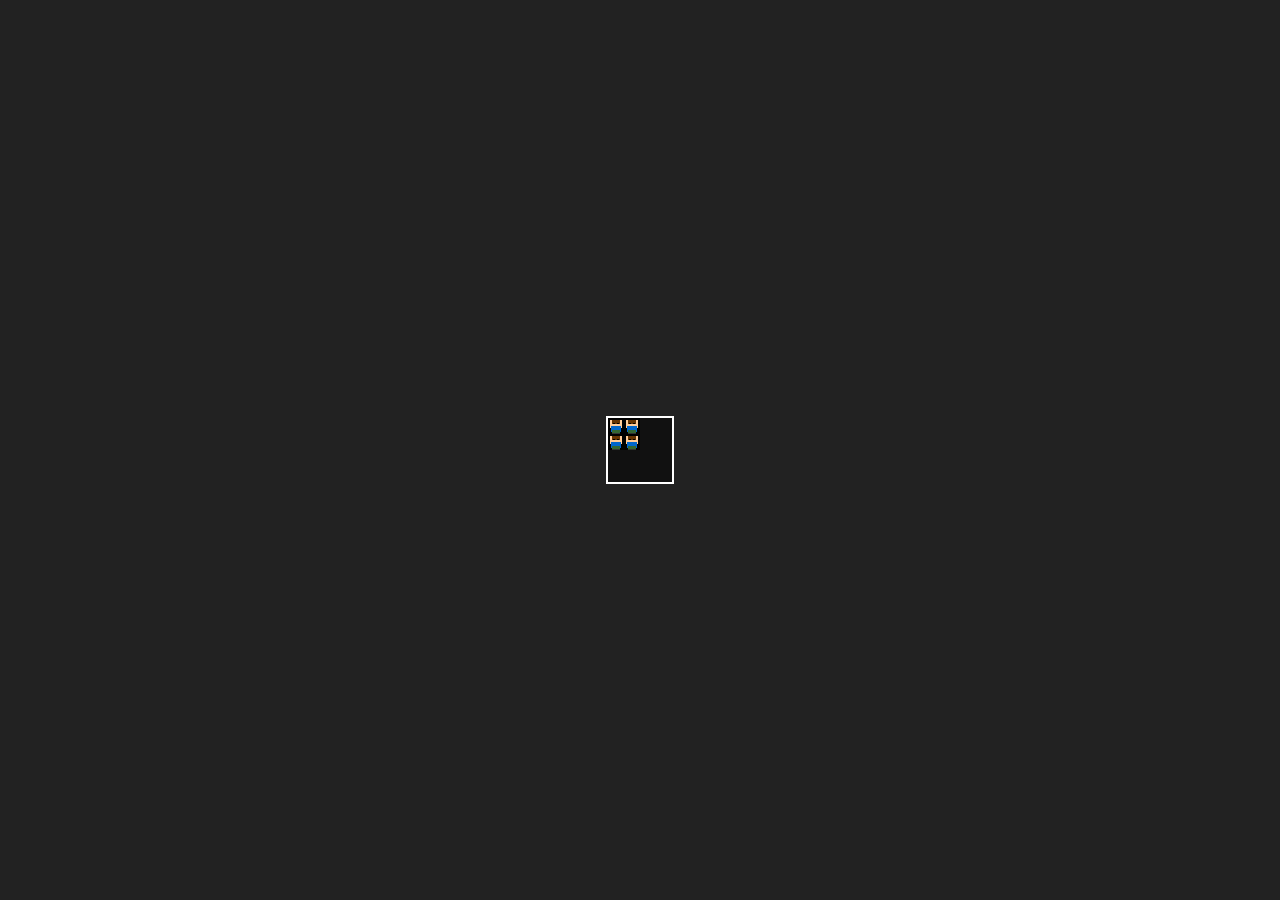
<file: assets/sprites/player/player_sprite.html>
<!DOCTYPE html>
<html>
<head>
    <title>Player Sprite Generator</title>
    <style>
        body {
            background: #222;
            display: flex;
            justify-content: center;
            align-items: center;
            height: 100vh;
            margin: 0;
        }
        canvas {
            border: 2px solid #fff;
            background: #111;
            image-rendering: pixelated;
        }
    </style>
</head>
<body>
    <canvas id="spriteCanvas" width="64" height="64"></canvas>
    <script>
        // Player sprite generator - 16x16 per frame, 4 directions
        const canvas = document.getElementById('spriteCanvas');
        const ctx = canvas.getContext('2d');

        // Colors
        const colors = {
            skin: '#ffcc99',
            hair: '#663300',
            shirt: '#0066cc',
            pants: '#336633',
            shoes: '#333333',
            outline: '#000000'
        };

        // Draw player sprite (down facing)
        function drawPlayer(x, y, direction) {
            ctx.fillStyle = colors.outline;
            ctx.fillRect(x, y, 16, 16);

            // Head
            ctx.fillStyle = colors.skin;
            ctx.fillRect(x + 2, y + 2, 12, 8);

            // Hair
            ctx.fillStyle = colors.hair;
            ctx.fillRect(x + 4, y + 2, 8, 4);

            // Eyes
            ctx.fillStyle = '#000000';
            ctx.fillRect(x + 5, y + 5, 2, 1);
            ctx.fillRect(x + 9, y + 5, 2, 1);

            // Body
            ctx.fillStyle = colors.shirt;
            ctx.fillRect(x + 3, y + 8, 10, 6);

            // Pants
            ctx.fillStyle = colors.pants;
            ctx.fillRect(x + 4, y + 12, 8, 4);

            // Shoes
            ctx.fillStyle = colors.shoes;
            ctx.fillRect(x + 4, y + 15, 4, 1);
            ctx.fillRect(x + 8, y + 15, 4, 1);
        }

        // Draw all directions
        function drawAllDirections() {
            ctx.clearRect(0, 0, 64, 64);
            
            // Down (0,0)
            drawPlayer(0, 0, 'down');
            
            // Up (16,0)
            drawPlayer(16, 0, 'up');
            
            // Left (0,16)
            drawPlayer(0, 16, 'left');
            
            // Right (16,16)
            drawPlayer(16, 16, 'right');
        }

        drawAllDirections();

        // Save as PNG
        document.addEventListener('click', () => {
            const link = document.createElement('a');
            link.download = 'player_sprite.png';
            link.href = canvas.toDataURL();
            link.click();
        });
    </script>
</body>
</html>
</file>
<file: css/style.css>
:root {
    --accent: #ffcc00;
    --panel: rgba(30, 30, 40, 0.96);
    --panel-soft: rgba(50, 50, 60, 0.85);
    --surface: #4a4a6a;
    --safe-top: env(safe-area-inset-top, 0px);
    --safe-bottom: env(safe-area-inset-bottom, 0px);
    --safe-left: env(safe-area-inset-left, 0px);
    --safe-right: env(safe-area-inset-right, 0px);
}

* {
    box-sizing: border-box;
}

html, body {
    margin: 0;
    padding: 0;
    height: 100%;
    overflow: hidden;
    overscroll-behavior: none;
}

body {
    background-color: #1a1a2e;
    font-family: 'Press Start 2P', 'Courier New', monospace;
    color: #fff;
    user-select: none;
    -webkit-user-select: none;
    /* Stop iOS Safari hijacking drags on the d-pad as page scrolls/zooms */
    touch-action: none;
    -webkit-tap-highlight-color: transparent;
    -webkit-text-size-adjust: 100%;
}

#game-container {
    position: fixed;
    inset: 0;
    width: 100%;
    height: 100%;
}

#game-container canvas {
    display: block;
}

#ui-overlay {
    position: fixed;
    inset: 0;
    /* Fall back for browsers without dvh, then prefer the dynamic viewport so
       a collapsing mobile URL bar does not push the controls off screen. */
    height: 100vh;
    height: 100dvh;
    pointer-events: none;
    padding: calc(10px + var(--safe-top)) calc(10px + var(--safe-right))
             calc(10px + var(--safe-bottom)) calc(10px + var(--safe-left));
}

#minimap-container {
    position: absolute;
    top: calc(10px + var(--safe-top));
    right: calc(10px + var(--safe-right));
    width: 120px;
    height: 120px;
    background: rgba(0, 0, 0, 0.7);
    border: 2px solid #4a4a6a;
    border-radius: 8px;
    overflow: hidden;
}

#minimap {
    display: block;
    width: 100%;
    height: 100%;
    image-rendering: pixelated;
}

#player-stats {
    position: absolute;
    top: calc(10px + var(--safe-top));
    left: calc(10px + var(--safe-left));
    display: flex;
    flex-direction: column;
    gap: 5px;
    background: rgba(0, 0, 0, 0.72);
    padding: 8px 10px;
    border-radius: 6px;
    font-size: 10px;
    line-height: 1.5;
}

.muted { opacity: 0.62; }

.coins {
    display: inline-flex;
    align-items: center;
    gap: 5px;
    color: var(--accent);
}

/* Touch controls */
#touch-controls {
    position: absolute;
    left: calc(10px + var(--safe-left));
    right: calc(10px + var(--safe-right));
    bottom: calc(14px + var(--safe-bottom));
    display: flex;
    align-items: flex-end;
    justify-content: space-between;
    pointer-events: none;
}

#dpad {
    position: relative;
    width: 168px;
    height: 168px;
    pointer-events: auto;
}

.dpad-btn {
    position: absolute;
    width: 56px;
    height: 56px;
    display: flex;
    align-items: center;
    justify-content: center;
    background: rgba(74, 74, 106, 0.75);
    color: #fff;
    border: 2px solid rgba(255, 204, 0, 0.75);
    border-radius: 10px;
    font-size: 18px;
    line-height: 1;
    padding: 0;
    touch-action: none;
    -webkit-tap-highlight-color: transparent;
}

.dpad-btn.pressed {
    background: rgba(255, 204, 0, 0.85);
    color: #1a1a2e;
}

.dpad-up    { top: 0;    left: 56px; }
.dpad-left  { top: 56px; left: 0; }
.dpad-right { top: 56px; left: 112px; }
.dpad-down  { top: 112px; left: 56px; }

.action-stack {
    display: flex;
    flex-direction: column;
    align-items: flex-end;
    gap: 10px;
    pointer-events: none;
}

.action-btn {
    pointer-events: auto;
    min-width: 66px;
    min-height: 66px;
    background: rgba(74, 74, 106, 0.75);
    color: #fff;
    border: 2px solid rgba(255, 204, 0, 0.75);
    border-radius: 50%;
    font-family: inherit;
    font-size: 10px;
    touch-action: none;
}

.action-btn:active {
    background: rgba(255, 204, 0, 0.85);
    color: #1a1a2e;
}

/* The talk/confirm button gets the accent so it reads as the primary action */
.action-btn.primary-action {
    min-width: 72px;
    min-height: 72px;
    background: rgba(255, 204, 0, 0.88);
    color: #1a1a2e;
    font-size: 20px;
    font-weight: bold;
}

.action-btn.primary-action:active {
    background: rgba(255, 204, 0, 1);
}

/* Dialogue */
#dialogue-ui {
    position: absolute;
    inset: 0;
    display: flex;
    align-items: flex-end;
    justify-content: center;
    pointer-events: auto;
    padding: calc(10px + var(--safe-top)) calc(10px + var(--safe-right))
             calc(10px + var(--safe-bottom)) calc(10px + var(--safe-left));
    z-index: 900;
}

.dialogue-box {
    position: relative;
    width: 100%;
    max-width: 600px;
    min-height: 108px;
    background: var(--panel);
    border: 3px solid var(--accent);
    border-radius: 12px;
    padding: 14px 16px 26px;
    display: flex;
    flex-direction: column;
    gap: 8px;
}

#dialogue-speaker {
    color: var(--accent);
    font-size: 10px;
}

#dialogue-text {
    margin: 0;
    font-size: 10px;
    line-height: 1.9;
}

.dialogue-hint {
    position: absolute;
    right: 14px;
    bottom: 8px;
    font-size: 8px;
    opacity: 0.5;
    animation: blink 1.4s infinite;
}

@keyframes blink {
    0%, 100% { opacity: 0.2; }
    50%      { opacity: 0.7; }
}

/* Battle UI */
#battle-ui {
    position: absolute;
    inset: 0;
    /* No dimming veil: the battle scene paints its own backdrop, and a black
       overlay here washed the monster sprites out. */
    background: transparent;
    display: flex;
    justify-content: center;
    align-items: flex-end;
    pointer-events: auto;
    padding: calc(10px + var(--safe-top)) calc(10px + var(--safe-right))
             calc(10px + var(--safe-bottom)) calc(10px + var(--safe-left));
}

.battle-panel {
    width: 100%;
    max-width: 600px;
    max-height: 100%;
    overflow-y: auto;
    background: var(--panel);
    border: 3px solid var(--accent);
    border-radius: 12px;
    padding: 14px;
    display: flex;
    flex-direction: column;
    gap: 12px;
}

.combatants {
    display: flex;
    flex-direction: column;
    gap: 8px;
}

.combatant {
    display: flex;
    flex-direction: column;
    gap: 6px;
    padding: 8px 10px;
    background: var(--panel-soft);
    border-radius: 8px;
}

.combatant.mine {
    border-left: 3px solid var(--accent);
}

.hp-readout {
    font-size: 8px;
    text-align: right;
}

/* Experience toward the next level, under the player's health */
.exp-row {
    display: flex;
    align-items: center;
    gap: 6px;
}

.exp-label { font-size: 7px; letter-spacing: 1px; }

.exp-bar {
    flex: 1;
    height: 5px;
    background: #2b2b3a;
    border-radius: 3px;
    overflow: hidden;
}

.exp-fill {
    height: 100%;
    width: 0%;
    background: linear-gradient(90deg, #4a90e2, #7fc4ff);
    transition: width 0.35s ease;
}

.exp-fill.gained { background: linear-gradient(90deg, #f6d02c, #ffe98a); }

.status-chip {
    font-size: 8px;
    color: #1a1a2e;
    padding: 2px 5px;
    border-radius: 3px;
    font-weight: bold;
}

.monster-meta {
    display: flex;
    align-items: center;
    gap: 8px;
    font-size: 10px;
}

.monster-meta > :last-child { margin-left: auto; }

.health-bar {
    width: 100%;
    height: 12px;
    background: #333;
    border-radius: 6px;
    overflow: hidden;
}

.health-fill {
    height: 100%;
    width: 100%;
    background: linear-gradient(90deg, #35c94a, #6ee87f);
    transition: width 0.35s ease;
}

.health-fill.medium { background: linear-gradient(90deg, #e8a020, #ffc24a); }
.health-fill.low    { background: linear-gradient(90deg, #d63b2a, #ff6a54); }

.battle-actions {
    display: grid;
    grid-template-columns: 1fr 1fr;
    gap: 8px;
}

.battle-btn.wide, .move-btn.wide { grid-column: 1 / -1; }

.battle-btn.primary {
    background: var(--accent);
    color: #1a1a2e;
    font-weight: bold;
}

.battle-subpanel {
    display: flex;
    flex-direction: column;
    gap: 8px;
}

.battle-subpanel h3 {
    margin: 0;
    font-size: 10px;
    color: var(--accent);
}

.move-grid {
    display: grid;
    grid-template-columns: 1fr 1fr;
    gap: 8px;
}

.move-btn {
    display: flex;
    flex-direction: column;
    gap: 4px;
    align-items: flex-start;
    min-height: 52px;
    padding: 9px 10px;
    border: 2px solid var(--accent);
    border-left-width: 6px;
    border-radius: 8px;
    background: var(--surface);
    color: #fff;
    font-family: inherit;
    font-size: 9px;
    text-align: left;
    cursor: pointer;
    touch-action: manipulation;
}

.move-btn:disabled { opacity: 0.45; }
.move-name { font-size: 9px; line-height: 1.3; }
.move-meta { font-size: 8px; opacity: 0.65; }

/* Effectiveness marker against whatever is currently out */
.hint { margin-left: 4px; font-size: 8px; }
.hint.good { color: #6ee87f; }
.hint.bad  { color: #ff8a7a; }

/* Move buttons are colour-coded by type so matchups read at a glance */
.move-btn[data-type="Normal"]   { border-left-color: #b8b8a8; }
.move-btn[data-type="Fire"]     { border-left-color: #f0603c; }
.move-btn[data-type="Water"]    { border-left-color: #4a90e2; }
.move-btn[data-type="Grass"]    { border-left-color: #5cc45c; }
.move-btn[data-type="Electric"] { border-left-color: #f6d02c; }
.move-btn[data-type="Rock"]     { border-left-color: #b0a06a; }

.scroll-list {
    display: flex;
    flex-direction: column;
    gap: 6px;
    max-height: 150px;
    overflow-y: auto;
    -webkit-overflow-scrolling: touch;
    touch-action: pan-y;
}

.scroll-list.tall, .monster-list.tall { max-height: 46vh; }

.list-row {
    display: flex;
    justify-content: space-between;
    align-items: center;
    gap: 10px;
    min-height: 44px;
    padding: 8px 11px;
    background: var(--panel-soft);
    border: none;
    border-radius: 6px;
    color: #fff;
    font-family: inherit;
    font-size: 9px;
    line-height: 1.55;
    text-align: left;
    cursor: pointer;
    touch-action: manipulation;
}

.list-row:disabled { opacity: 0.4; }
.list-row .price { color: var(--accent); white-space: nowrap; }

.panel-head {
    display: flex;
    align-items: center;
    justify-content: space-between;
    gap: 10px;
    margin-bottom: 12px;
}

.panel-head h2 { margin: 0; font-size: 13px; }

.panel-actions {
    display: flex;
    gap: 8px;
    margin-top: 4px;
}

.panel-actions .battle-btn { flex: 1; }

/* Team and dex rows with a sprite thumbnail */
.monster-row, .dex-row {
    display: flex;
    align-items: center;
    gap: 10px;
    padding: 8px 10px;
    background: var(--panel-soft);
    border-radius: 6px;
    cursor: pointer;
}

.monster-row.active { outline: 2px solid var(--accent); }
.dex-row.unknown { opacity: 0.45; }

.monster-avatar {
    width: 34px;
    height: 34px;
    flex: 0 0 34px;
    display: flex;
    align-items: center;
    justify-content: center;
    background: rgba(0, 0, 0, 0.3);
    border-radius: 5px;
}

.monster-avatar canvas {
    width: 30px;
    height: 30px;
    image-rendering: pixelated;
}

.monster-info { flex: 1; min-width: 0; display: flex; flex-direction: column; gap: 4px; }

.monster-title {
    display: flex;
    justify-content: space-between;
    gap: 8px;
    font-size: 9px;
}

.monster-sub { font-size: 8px; }

.monster-row .exp-bar { height: 4px; }

/* Reorder arrows on each team row */
.reorder {
    display: flex;
    flex-direction: column;
    gap: 4px;
    flex: 0 0 auto;
}

.reorder-btn {
    width: 30px;
    height: 22px;
    padding: 0;
    background: var(--surface);
    color: #fff;
    border: 1px solid var(--accent);
    border-radius: 4px;
    font-size: 9px;
    line-height: 1;
    cursor: pointer;
    touch-action: manipulation;
}

.reorder-btn:disabled { opacity: 0.25; }
.reorder-btn:active { background: var(--accent); color: #1a1a2e; }

.health-bar.small { height: 7px; }

.battle-btn {
    /* 44px keeps every action a comfortable thumb target */
    min-height: 44px;
    padding: 10px;
    background: var(--surface);
    color: #fff;
    border: 2px solid var(--accent);
    border-radius: 8px;
    font-family: inherit;
    font-size: 10px;
    cursor: pointer;
    touch-action: manipulation;
}

.battle-btn:active {
    background: #5a5a7a;
}

.battle-btn:disabled {
    opacity: 0.45;
    cursor: not-allowed;
}

/* The height is a whole number of lines (5 x 16px plus padding). Scrolled to
   the bottom, an odd height leaves a half-cut line along the top edge, which
   reads as a rendering fault rather than as more text above. */
.battle-log {
    height: 100px;
    overflow-y: auto;
    -webkit-overflow-scrolling: touch;
    touch-action: pan-y;
    background: rgba(20, 20, 30, 0.85);
    border-radius: 8px;
    padding: 10px;
    font-size: 9px;
    line-height: 16px;
}

.battle-items {
    display: flex;
    flex-direction: column;
    gap: 8px;
    padding: 10px;
    background: rgba(20, 20, 30, 0.9);
    border-radius: 8px;
}

.battle-items h3 {
    margin: 0;
    font-size: 10px;
    color: var(--accent);
}

.battle-log::-webkit-scrollbar,
.monster-list::-webkit-scrollbar,
.item-list::-webkit-scrollbar {
    width: 6px;
}

.battle-log::-webkit-scrollbar-thumb,
.monster-list::-webkit-scrollbar-thumb,
.item-list::-webkit-scrollbar-thumb {
    background: var(--accent);
    border-radius: 3px;
}

/* Menu, shop, dex, ranch and Willow Rest overlays */
#menu-ui, #shop-ui, #dex-ui, #ranch-ui, #mentor-ui {
    position: absolute;
    inset: 0;
    background: rgba(0, 0, 0, 0.9);
    display: flex;
    justify-content: center;
    align-items: center;
    pointer-events: auto;
    padding: calc(10px + var(--safe-top)) calc(10px + var(--safe-right))
             calc(10px + var(--safe-bottom)) calc(10px + var(--safe-left));
}

.menu-panel {
    width: 100%;
    max-width: 500px;
    max-height: 100%;
    overflow-y: auto;
    background: var(--panel);
    border: 3px solid var(--accent);
    border-radius: 12px;
    padding: 16px;
}

.menu-panel h2 {
    font-size: 14px;
    margin: 0 0 14px;
}

.menu-section {
    margin-bottom: 16px;
}

.menu-section h3 {
    font-size: 10px;
    border-bottom: 2px solid var(--accent);
    padding-bottom: 6px;
    margin: 0 0 10px;
}

.section-hint { font-size: 8px; font-weight: normal; }

.monster-row.fainted { opacity: 0.5; }

.monster-list, .item-list {
    display: flex;
    flex-direction: column;
    gap: 8px;
    /* Rows carry a sprite, health and EXP now, so give the list more room */
    max-height: 250px;
    overflow-y: auto;
    -webkit-overflow-scrolling: touch;
    touch-action: pan-y;
}

.monster-item, .item-item {
    display: flex;
    justify-content: space-between;
    align-items: center;
    gap: 10px;
    min-height: 44px;
    padding: 8px 12px;
    background: var(--panel-soft);
    border-radius: 4px;
    font-size: 9px;
    line-height: 1.6;
    cursor: pointer;
    touch-action: manipulation;
}

.monster-item:active, .item-item:active {
    background: rgba(70, 70, 80, 0.9);
}

.item-item .item-description {
    opacity: 0.7;
    text-align: right;
}

#close-menu-btn {
    min-height: 44px;
    padding: 12px 24px;
    background: var(--surface);
    color: #fff;
    border: 2px solid var(--accent);
    border-radius: 8px;
    font-family: inherit;
    font-size: 10px;
    cursor: pointer;
    display: block;
    margin: 0 auto;
    touch-action: manipulation;
}

/* Encounter Notification */
#encounter-notification {
    position: absolute;
    /* Sits above the battle panel rather than over its health bars */
    top: calc(60px + var(--safe-top));
    left: 50%;
    transform: translate(-50%, 0);
    max-width: calc(100% - 40px);
    text-align: center;
    background: rgba(255, 200, 0, 0.95);
    color: #000;
    padding: 16px 24px;
    border-radius: 8px;
    font-size: 11px;
    line-height: 1.6;
    z-index: 1000;
    animation: pulse 1.5s infinite;
}

@keyframes pulse {
    0%   { transform: translate(-50%, 0) scale(1); }
    50%  { transform: translate(-50%, 0) scale(1.08); }
    100% { transform: translate(-50%, 0) scale(1); }
}

/* Sits just under the HUD rather than across the middle of the screen: at
   35% it landed on top of whatever panel happened to be open. */
.game-message {
    position: fixed;
    top: calc(70px + var(--safe-top));
    left: 50%;
    transform: translateX(-50%);
    max-width: min(76%, 420px);
    text-align: center;
    background: rgba(0, 0, 0, 0.88);
    border: 2px solid var(--accent);
    color: #fff;
    padding: 16px 20px;
    border-radius: 8px;
    font-family: inherit;
    font-size: 10px;
    line-height: 1.6;
    z-index: 1500;
}

/* Hidden class */
.hidden {
    display: none !important;
}

/* Load screen */
#loading-screen {
    position: fixed;
    inset: 0;
    background: #1a1a2e;
    display: flex;
    flex-direction: column;
    justify-content: center;
    align-items: center;
    padding: 20px;
    text-align: center;
    z-index: 2000;
}

.loading-title {
    color: var(--accent);
    margin: 0;
    font-size: 14px;
    line-height: 1.8;
}

.loading-text {
    margin: 14px 0;
    font-size: 10px;
}

#loading-progress {
    width: min(300px, 80vw);
    height: 22px;
    background: #333;
    border-radius: 11px;
    overflow: hidden;
}

#loading-bar {
    height: 100%;
    width: 0%;
    background: linear-gradient(90deg, #ff0000, #ffff00);
    transition: width 0.3s ease;
}

/* Phones: shrink the chrome so the world keeps most of the screen */
@media (max-width: 560px) {
    #minimap-container {
        width: 84px;
        height: 84px;
    }

    #player-stats {
        font-size: 8px;
        padding: 6px;
    }

    #dpad {
        width: 150px;
        height: 150px;
    }

    .dpad-btn {
        width: 50px;
        height: 50px;
    }

    .dpad-up    { left: 50px; }
    .dpad-left  { top: 50px; }
    .dpad-right { top: 50px; left: 100px; }
    .dpad-down  { top: 100px; left: 50px; }

    .battle-log {
        height: 72px;
    }

    .scroll-list { max-height: 128px; }
}

/* Landscape phones are short: keep the d-pad small and the panels compact */
@media (max-height: 480px) and (orientation: landscape) {
    .action-btn { min-width: 54px; min-height: 54px; font-size: 9px; }
    .action-btn.primary-action { min-width: 58px; min-height: 58px; font-size: 17px; }
    .action-stack { gap: 7px; }
    .dialogue-box { min-height: 76px; padding: 10px 14px 22px; }

    /* Put the battle panel beside the monsters rather than under them -
       there is no vertical room to stack both on a short screen. */
    #battle-ui {
        justify-content: flex-end;
        align-items: center;
    }

    #battle-ui .battle-panel {
        max-width: 56%;
        max-height: 100%;
    }

    #dpad {
        width: 132px;
        height: 132px;
    }

    .dpad-btn {
        width: 44px;
        height: 44px;
        font-size: 15px;
    }

    .dpad-up    { left: 44px; }
    .dpad-left  { top: 44px; }
    .dpad-right { top: 44px; left: 88px; }
    .dpad-down  { top: 88px; left: 44px; }

    .battle-actions, .move-grid {
        grid-template-columns: repeat(3, 1fr);
    }

    /* Two whole lines, on the same reasoning as the portrait height above */
    .battle-log {
        height: 52px;
    }

    /* The momentum row costs vertical space the short screen does not have,
       so tighten everything a notch rather than pushing Run off the panel. */
    .battle-panel { gap: 8px; padding: 10px; }
    .momentum-row { margin: 0; }
    .momentum-label { display: none; }
    .burst-btn { padding: 4px 6px; min-height: 24px; }

    .monster-list, .item-list, .scroll-list {
        max-height: 96px;
    }

    .scroll-list.tall, .monster-list.tall { max-height: 38vh; }
}

/* --- momentum and Burst ------------------------------------------------- */

.momentum-row {
    display: flex;
    align-items: center;
    gap: 6px;
    margin: 4px 0 2px;
}

.momentum-label { font-size: 7px; letter-spacing: 1px; }

.momentum-bar {
    flex: 1;
    height: 6px;
    background: #2b2b3a;
    border-radius: 3px;
    overflow: hidden;
}

.momentum-fill {
    height: 100%;
    width: 0%;
    background: linear-gradient(90deg, #7a4fd0, #b98fff);
    transition: width 0.3s ease;
}

/* A full gauge should be impossible to miss out of the corner of your eye */
.momentum-fill.full {
    background: linear-gradient(90deg, #f6d02c, #fff0a0);
    animation: momentum-pulse 0.9s ease-in-out infinite;
}

@keyframes momentum-pulse {
    0%, 100% { opacity: 1; }
    50% { opacity: 0.55; }
}

.burst-btn {
    font-family: inherit;
    font-size: 8px;
    letter-spacing: 1px;
    padding: 6px 8px;
    min-height: 28px;
    border: none;
    border-radius: 6px;
    background: var(--surface);
    color: #fff;
    opacity: 0.5;
}

.burst-btn.ready {
    background: linear-gradient(180deg, #ffd24a, #e0a000);
    color: #1a1a2e;
    opacity: 1;
    box-shadow: 0 0 10px rgba(255, 204, 0, 0.55);
}

.burst-btn.armed {
    background: linear-gradient(180deg, #b98fff, #7a4fd0);
    color: #fff;
    opacity: 1;
}

/* --- bond hearts --------------------------------------------------------- */

.bond-row {
    display: flex;
    gap: 2px;
    margin-top: 3px;
}

.heart {
    font-size: 9px;
    color: #3a3a4e;
    line-height: 1;
}

.heart.filled { color: #ff6b8a; }

/* --- a dialogue that asks something -------------------------------------- */

.dialogue-choices {
    display: flex;
    gap: 8px;
    margin-top: 8px;
}

.dialogue-choices .battle-btn { flex: 1; }

/* --- mentoring at Willow Rest -------------------------------------------- */

.mentor-hint {
    font-size: 8px;
    line-height: 1.6;
    opacity: 0.75;
    margin: 0 0 8px;
}

.monster-row.selectable {
    width: 100%;
    text-align: left;
    font-family: inherit;
    border: none;
    cursor: pointer;
}

.monster-row.selectable:disabled { opacity: 0.4; }

.monster-row.picked { outline: 2px solid #7fc4ff; }

.mentor-summary {
    background: var(--panel-soft);
    border-radius: 8px;
    padding: 10px;
    margin: 8px 0;
    line-height: 1.7;
}

.mentor-pair { font-size: 10px; color: var(--accent); }
.mentor-detail { font-size: 8px; margin-top: 6px; }
.mentor-cost { font-size: 8px; color: var(--accent); margin-top: 6px; }

/* The move buttons reuse the battle grid so they feel the same to tap */
.mentor-moves {
    display: grid;
    grid-template-columns: repeat(2, 1fr);
    gap: 8px;
    margin-bottom: 8px;
}

/* --- type badges --------------------------------------------------------- */

.type-chips {
    display: inline-flex;
    gap: 3px;
}

.type-chip {
    font-size: 6px;
    letter-spacing: 0.5px;
    padding: 2px 4px;
    border-radius: 3px;
    color: #14141c;
    text-shadow: none;
}

/* --- the results panel a won fight ends on -------------------------------- */

.result-panel {
    gap: 10px;
    animation: result-in 0.22s ease-out;
}

@keyframes result-in {
    from { opacity: 0; transform: translateY(6px); }
    to   { opacity: 1; transform: none; }
}

.result-lines {
    display: flex;
    flex-direction: column;
    gap: 6px;
    background: var(--panel-soft);
    border-radius: 8px;
    padding: 10px 12px;
}

.result-line {
    display: flex;
    align-items: baseline;
    justify-content: space-between;
    gap: 12px;
    font-size: 9px;
}

.result-label { font-size: 8px; letter-spacing: 1px; }
.result-value { text-align: right; }

/* Levelling and evolving are the whole point of stopping here */
.result-line.shout .result-value {
    color: var(--accent);
    font-size: 11px;
    text-shadow: 0 0 8px rgba(255, 204, 0, 0.45);
    animation: result-pop 0.4s ease-out;
}

@keyframes result-pop {
    0%   { transform: scale(0.6); opacity: 0; }
    70%  { transform: scale(1.12); opacity: 1; }
    100% { transform: scale(1); }
}

.result-exp {
    display: flex;
    align-items: center;
    gap: 8px;
    font-size: 7px;
}

.result-exp .exp-bar { flex: 1; height: 6px; }
.result-exp .exp-fill { transition: width 0.7s cubic-bezier(0.2, 0.7, 0.3, 1); }

/* --- the ranch ------------------------------------------------------------ */

.row-action {
    flex: 0 0 auto;
    font-size: 8px;
    color: var(--accent);
    padding: 4px 6px;
    border: 1px solid var(--accent);
    border-radius: 5px;
}

.empty-note {
    font-size: 8px;
    line-height: 1.7;
    padding: 10px 12px;
    background: var(--panel-soft);
    border-radius: 8px;
}

#ranch-team-list { max-height: 26vh; overflow-y: auto; }
</file>
